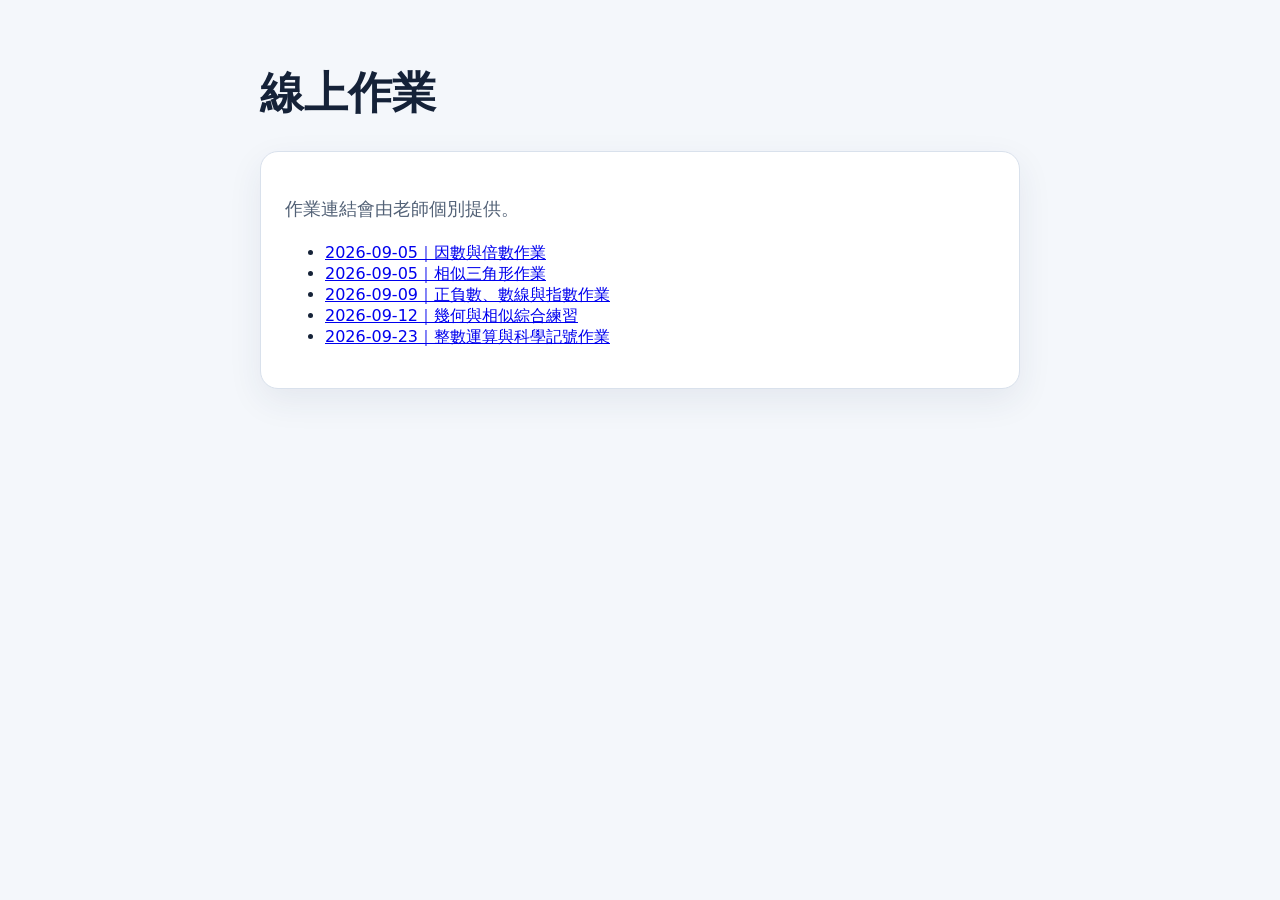
<file: index.html>
<!doctype html>
<html lang="zh-Hant">
<head>
  <meta charset="utf-8">
  <meta name="viewport" content="width=device-width, initial-scale=1">
  <meta name="robots" content="noindex, nofollow">
  <title>線上作業</title>
  <style>
    :root { color-scheme: light; font-family: system-ui, -apple-system, "Segoe UI", sans-serif; }
    body { margin: 0; background: #f4f7fb; color: #152238; }
    main { width: min(760px, calc(100% - 32px)); margin: 64px auto; }
    h1 { margin: 0 0 12px; font-size: clamp(28px, 6vw, 44px); }
    p { font-size: 18px; line-height: 1.7; color: #526176; }
    .card { margin-top: 28px; padding: 24px; border: 1px solid #d9e1ec; border-radius: 18px; background: white; box-shadow: 0 12px 34px rgba(34, 57, 88, .08); }
  </style>
</head>
<body>
  <main>
    <h1>線上作業</h1>
    <div class="card">
      <p>作業連結會由老師個別提供。</p>
      <!-- TUTORAI_ASSIGNMENT_LIST_START -->
      <ul>
        <li><a href="assignments/20260905-00f4c030/">2026-09-05｜因數與倍數作業</a></li>
        <li><a href="assignments/20260905-73abec39/">2026-09-05｜相似三角形作業</a></li>
        <li><a href="assignments/20260909-cd53a3ad/">2026-09-09｜正負數、數線與指數作業</a></li>
        <li><a href="assignments/20260912-e656c0df/">2026-09-12｜幾何與相似綜合練習</a></li>
        <li><a href="assignments/20260923-4756e288/">2026-09-23｜整數運算與科學記號作業</a></li>
      </ul>
      <!-- TUTORAI_ASSIGNMENT_LIST_END -->
    </div>
  </main>
</body>
</html>
</file>
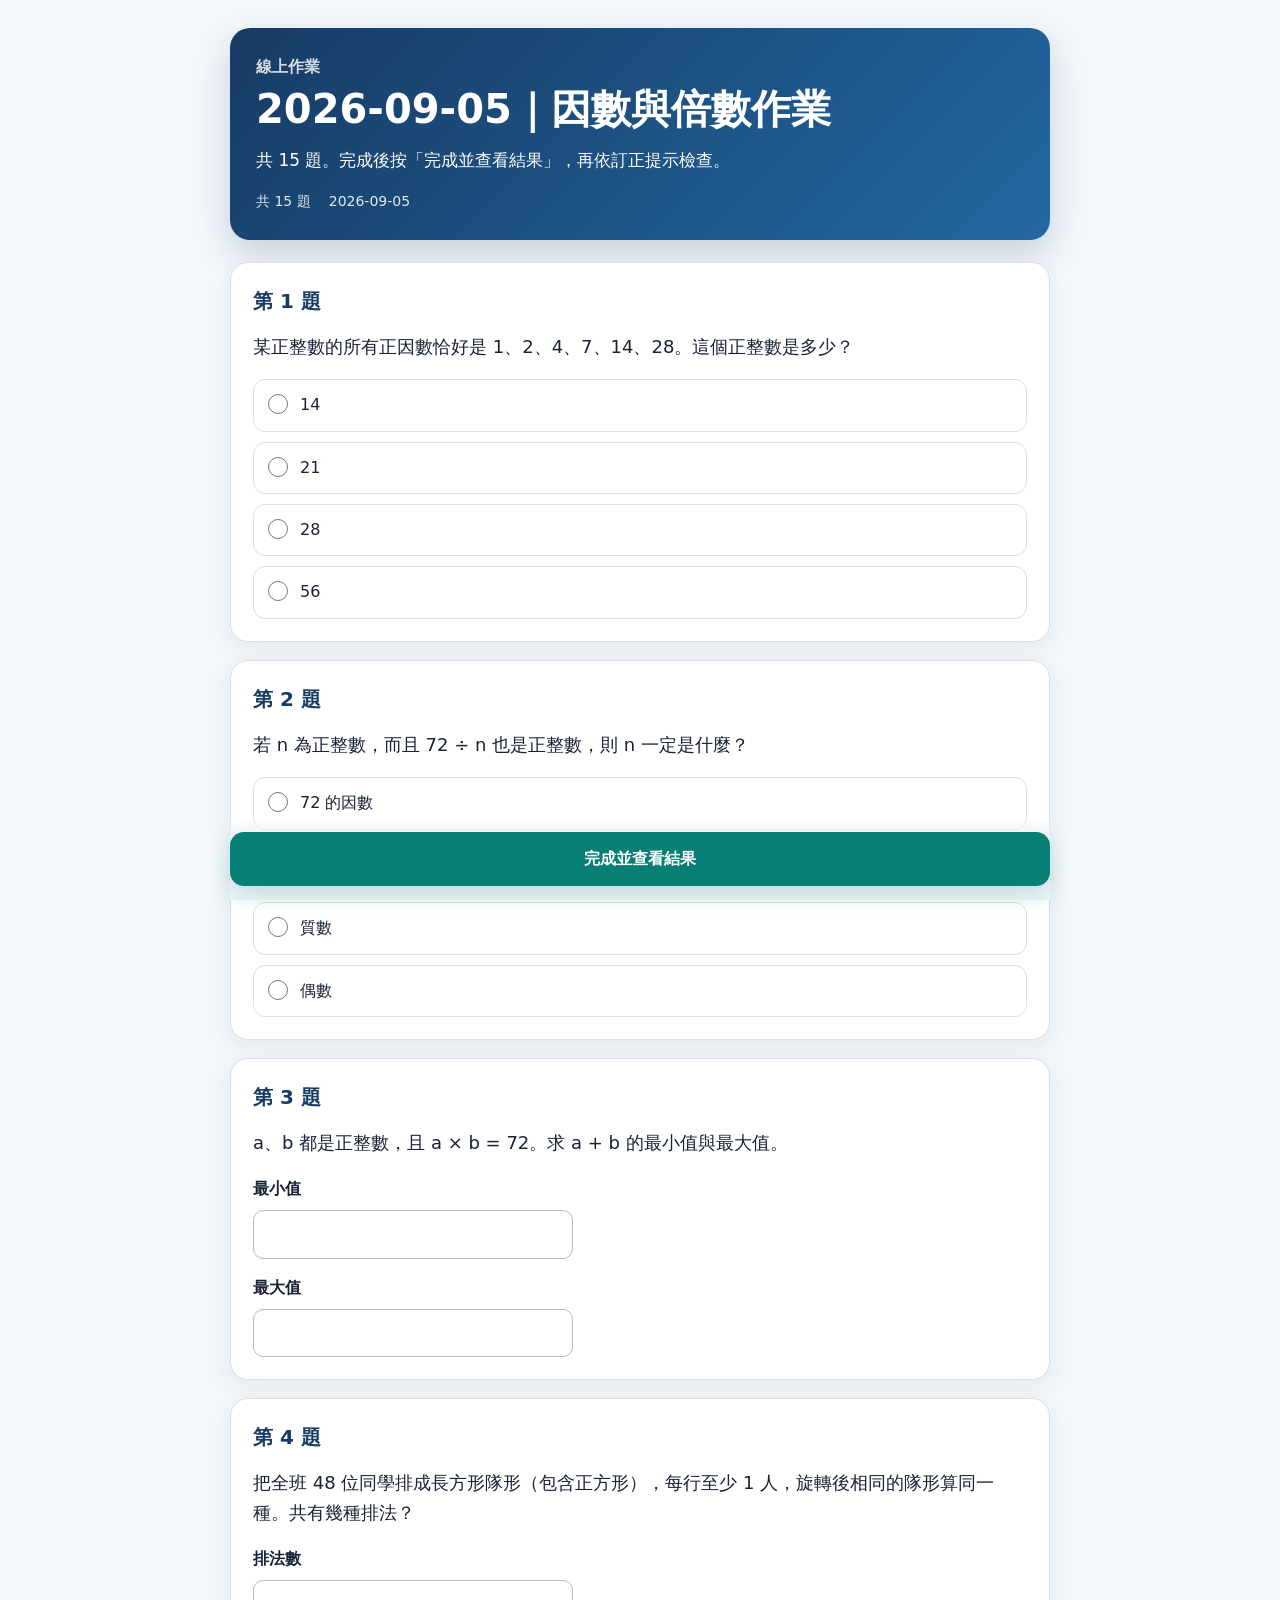
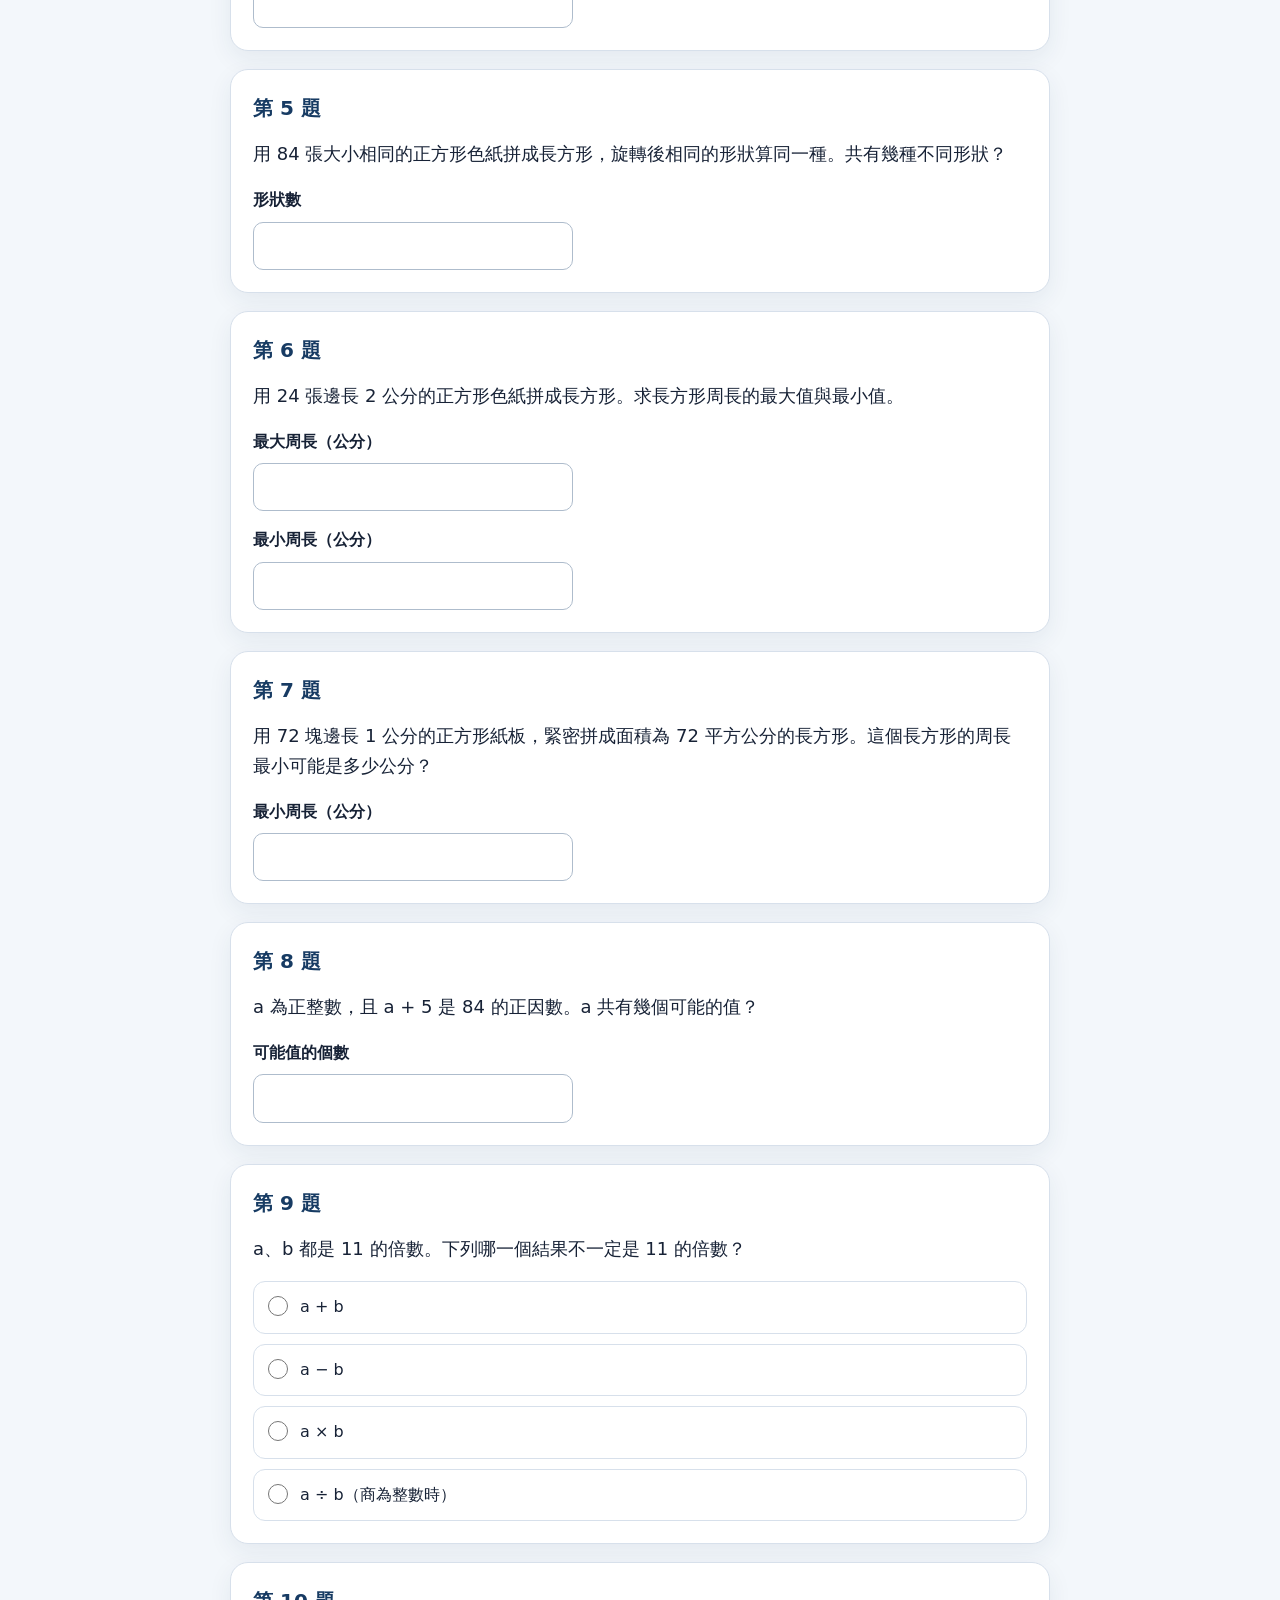
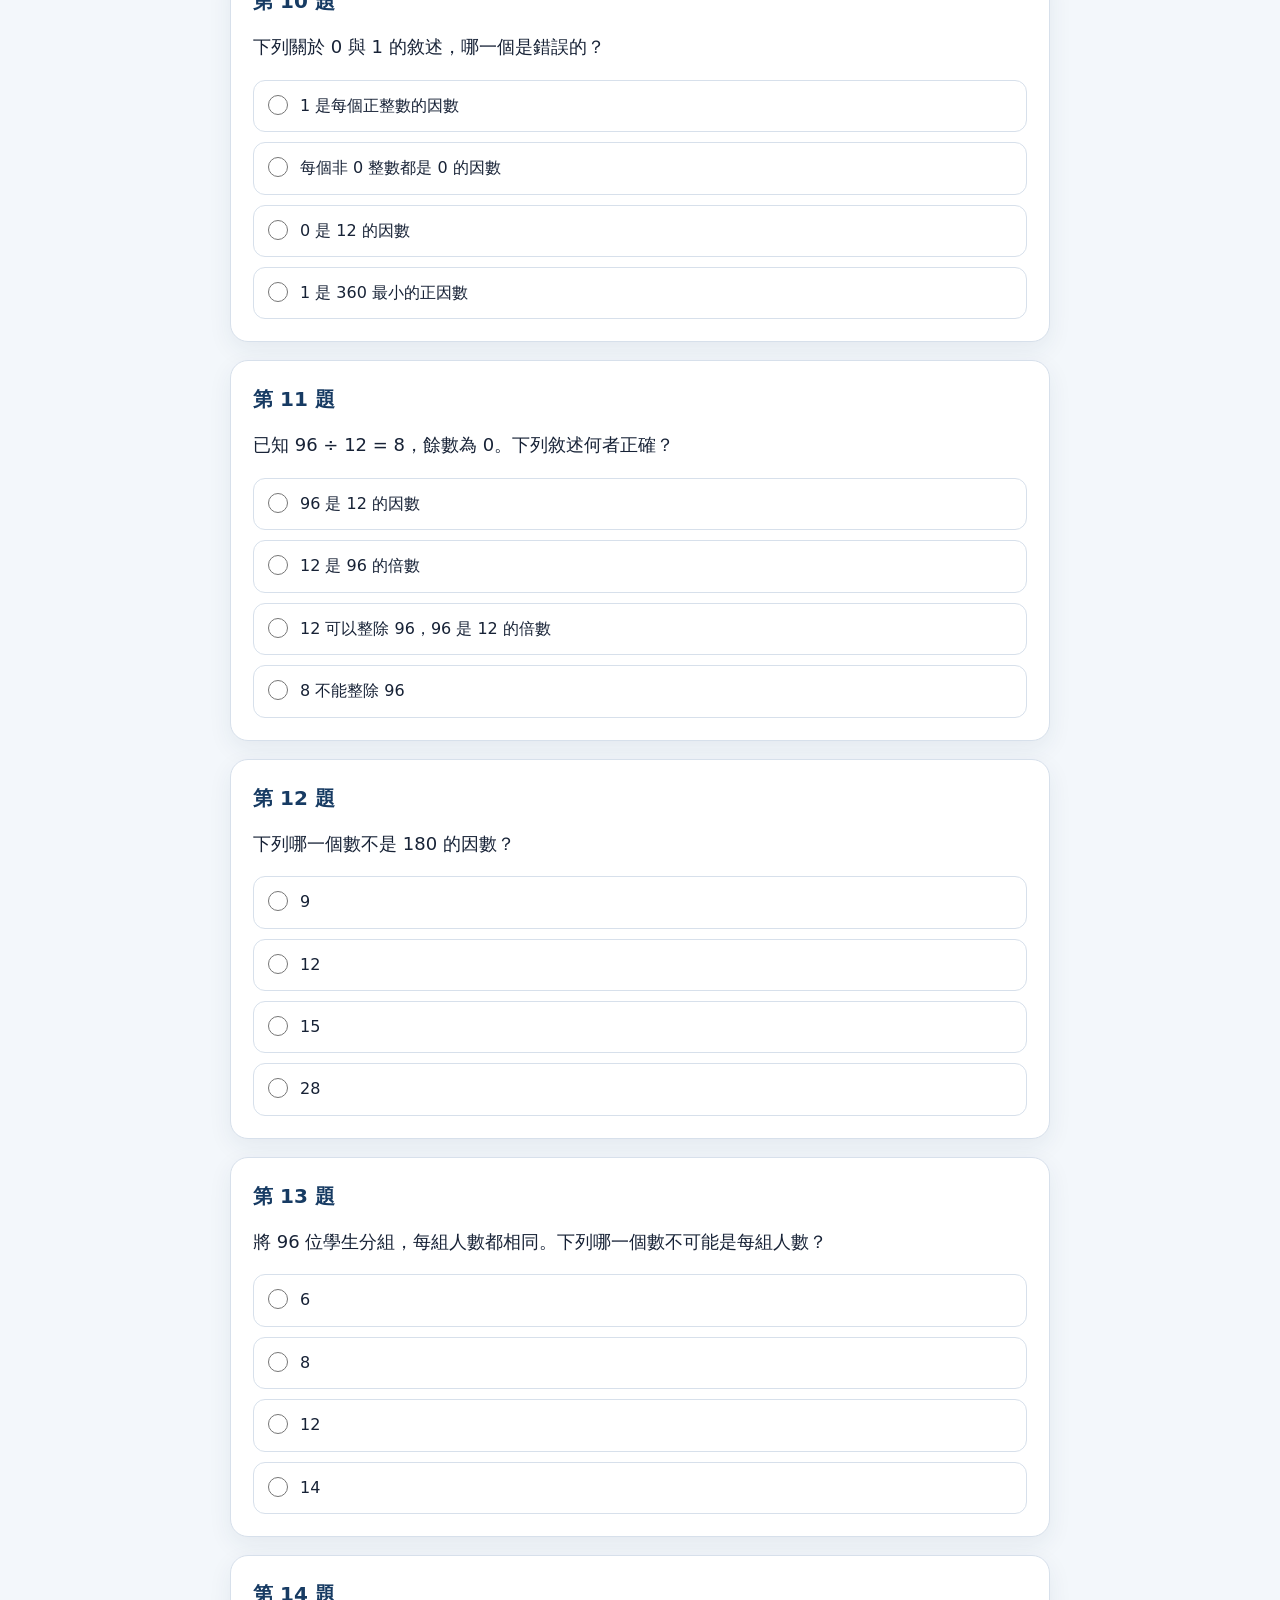
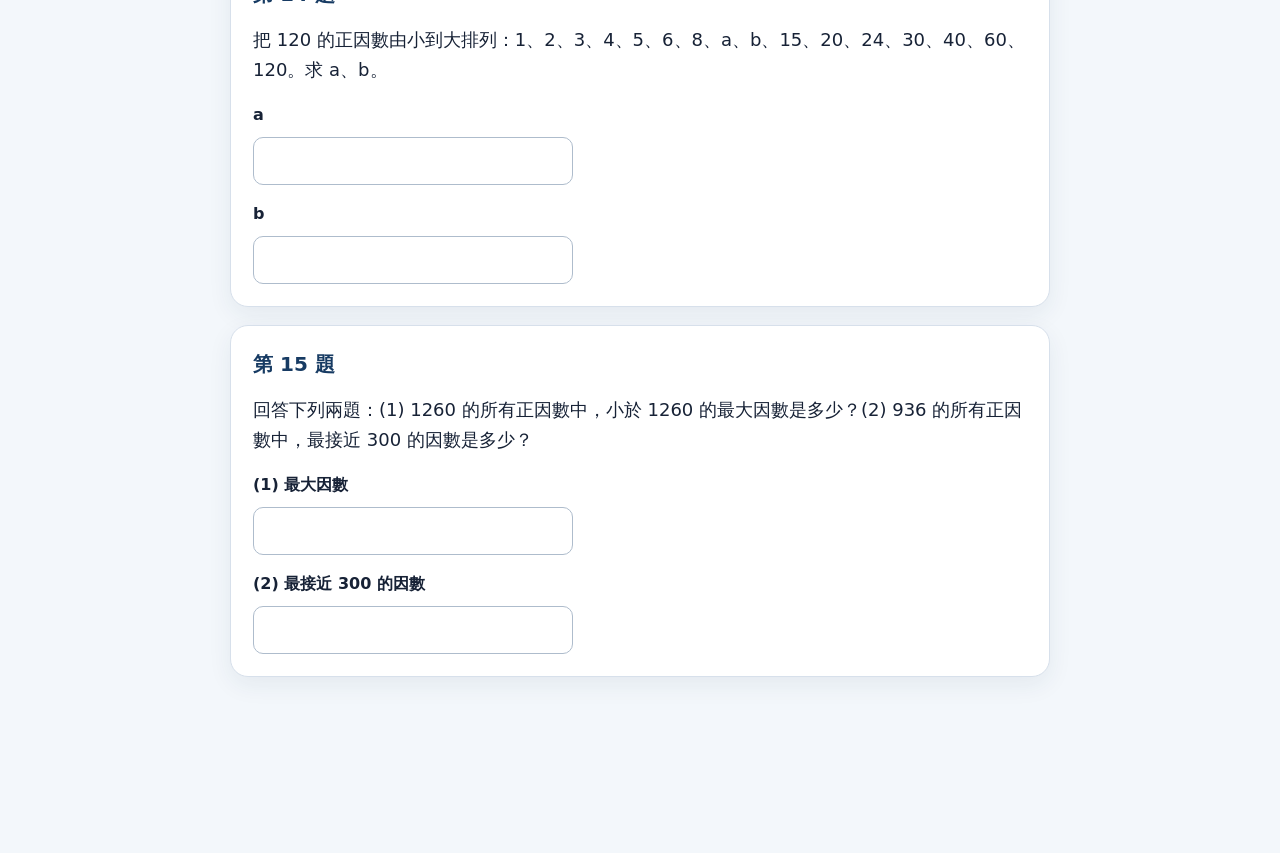
<file: assignments/20260905-00f4c030/index.html>
<!doctype html>
<html lang="zh-Hant">
<head>
  <meta charset="utf-8">
  <meta name="viewport" content="width=device-width, initial-scale=1">
  <meta name="robots" content="noindex, nofollow">
  <title>2026-09-05｜因數與倍數作業</title>
  <link rel="stylesheet" href="assets/quiz.css">
</head>
<body>
  <div id="quiz-root"></div>
  <script src="assignment-data.js"></script>
  <script src="assets/quiz-runtime.js"></script>
</body>
</html>
</file>
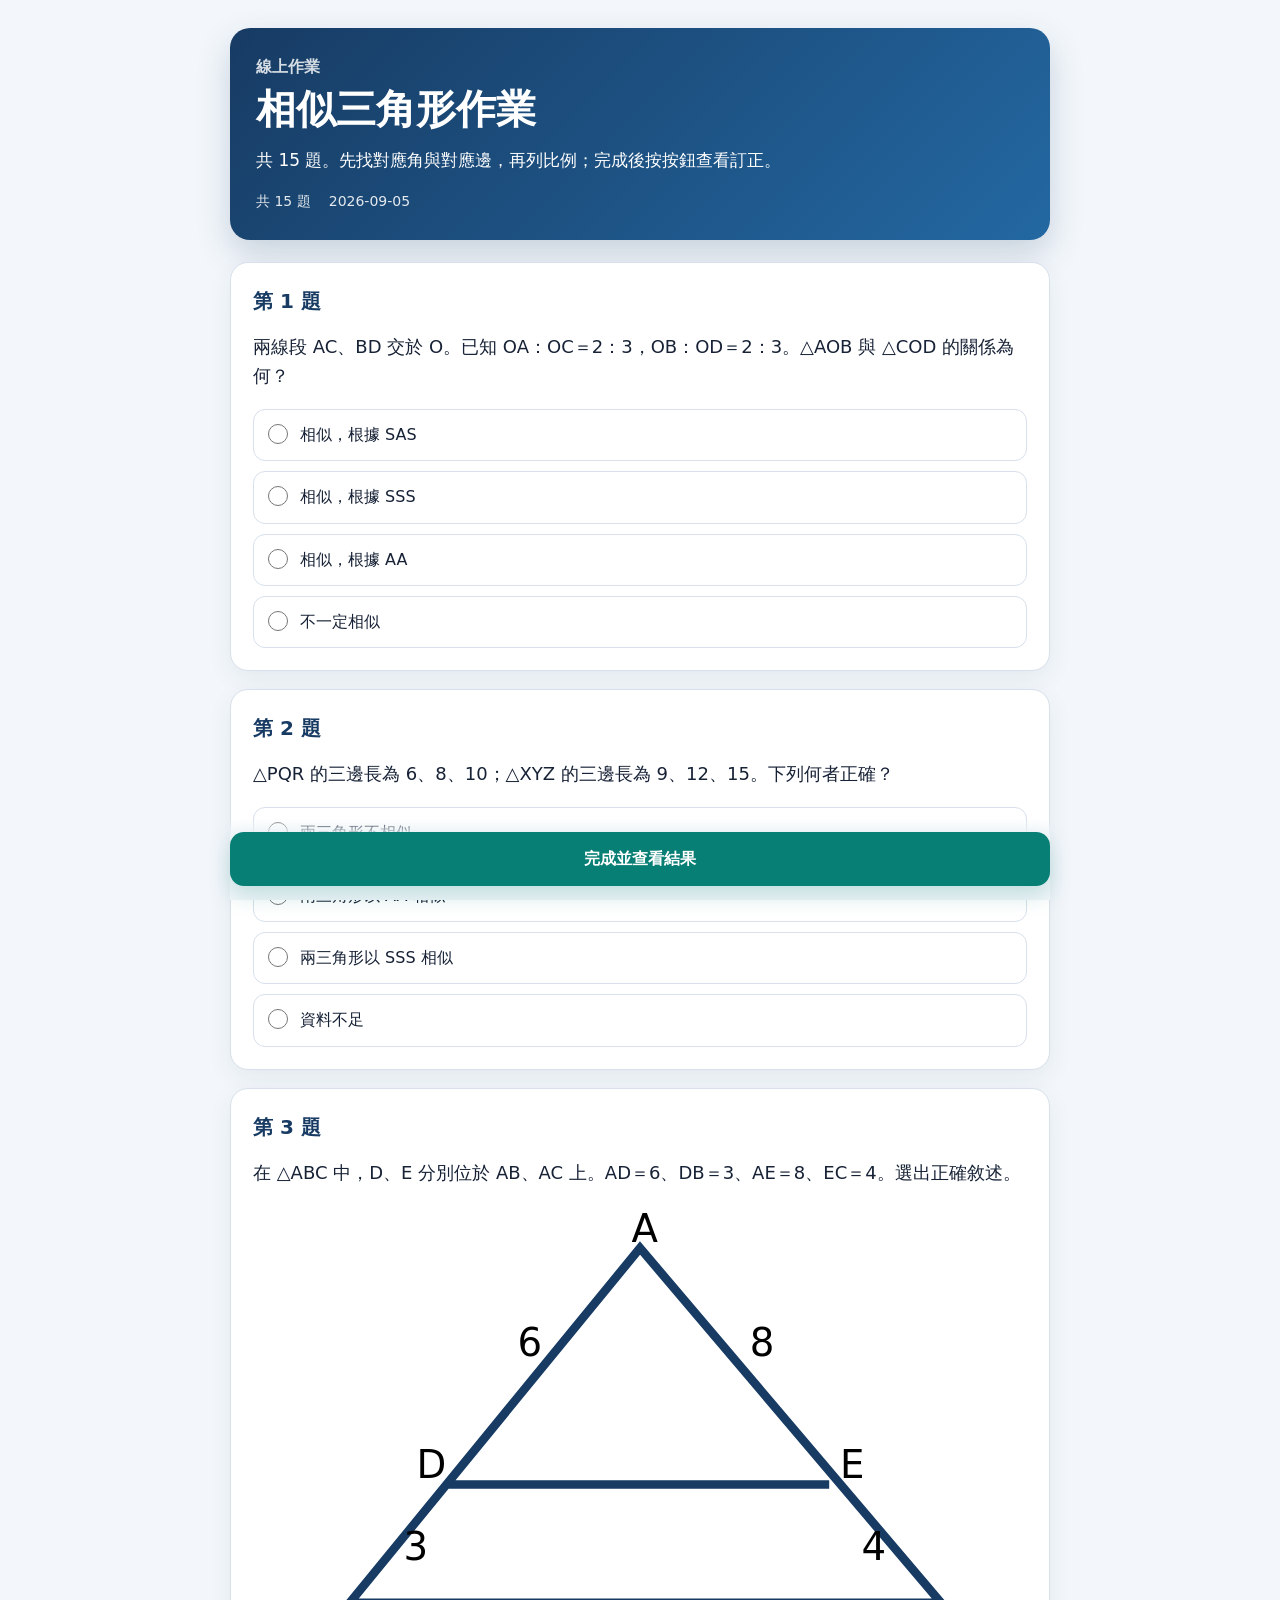
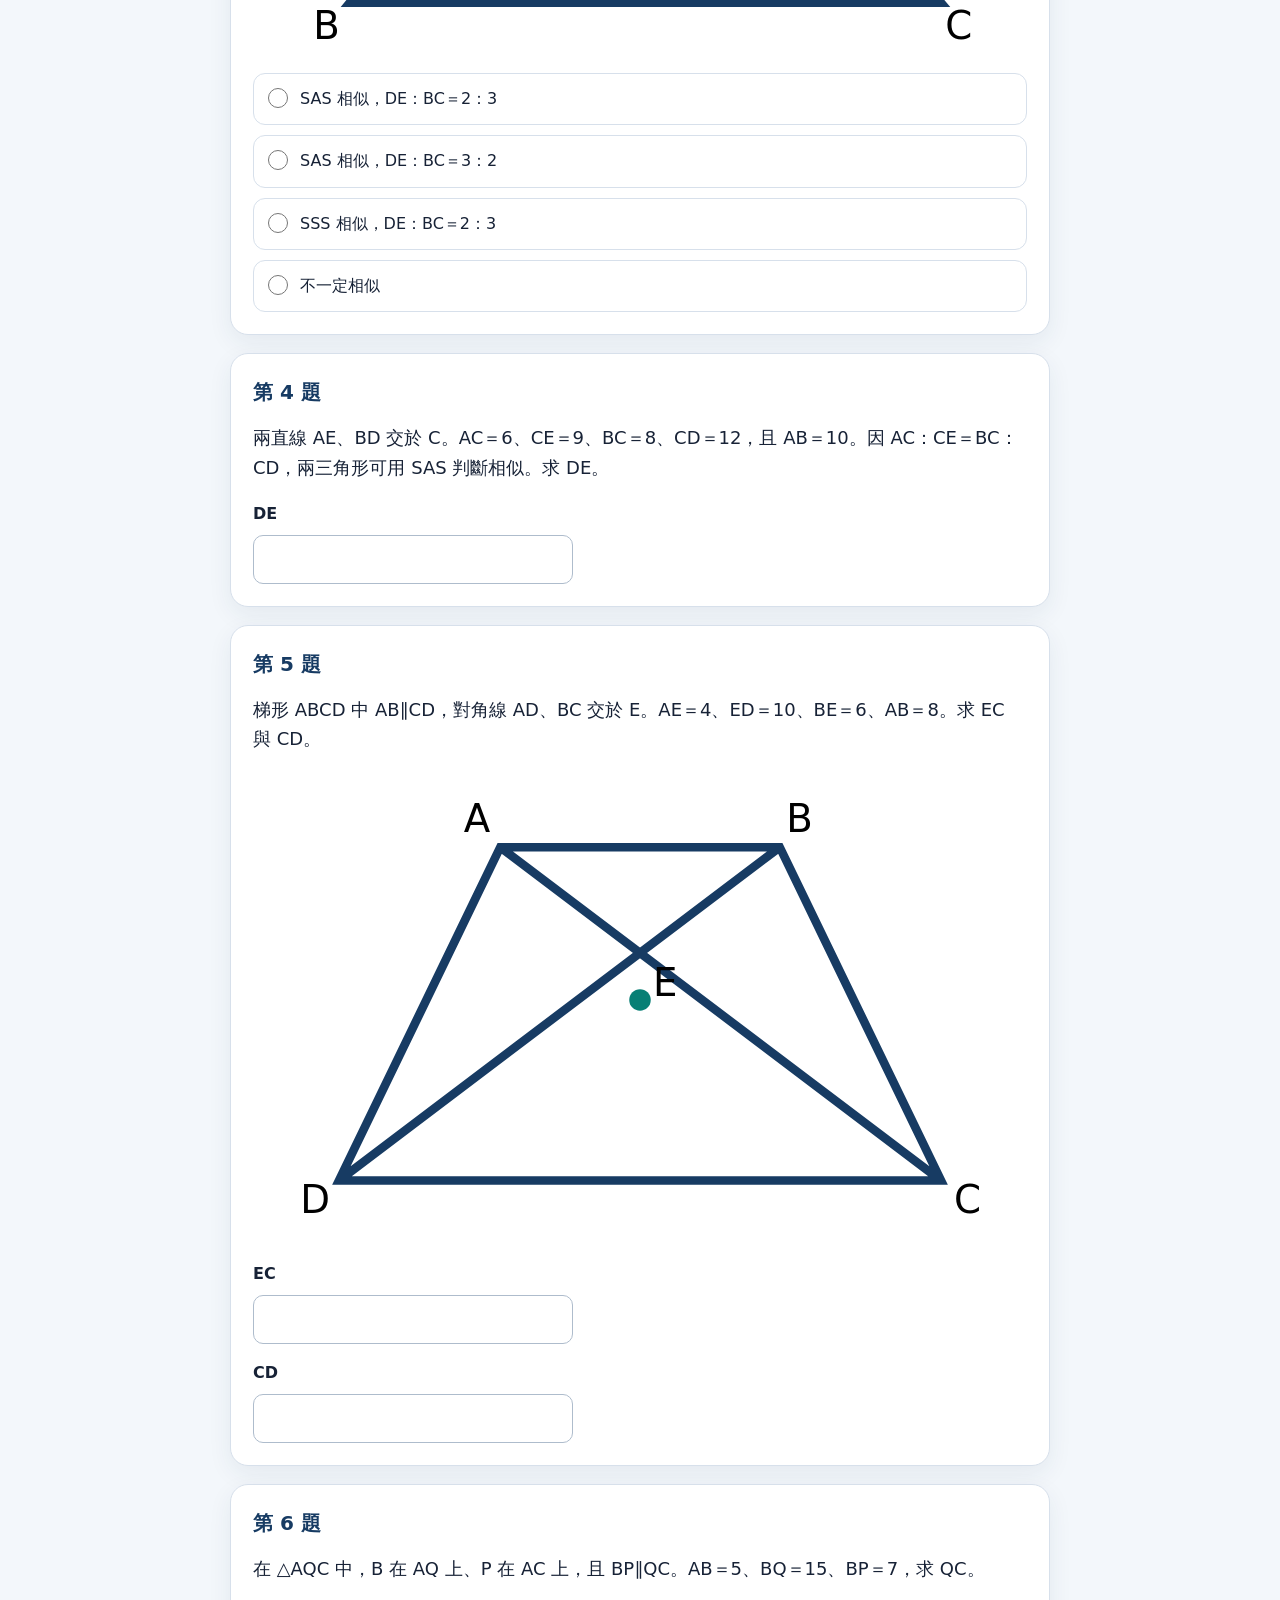
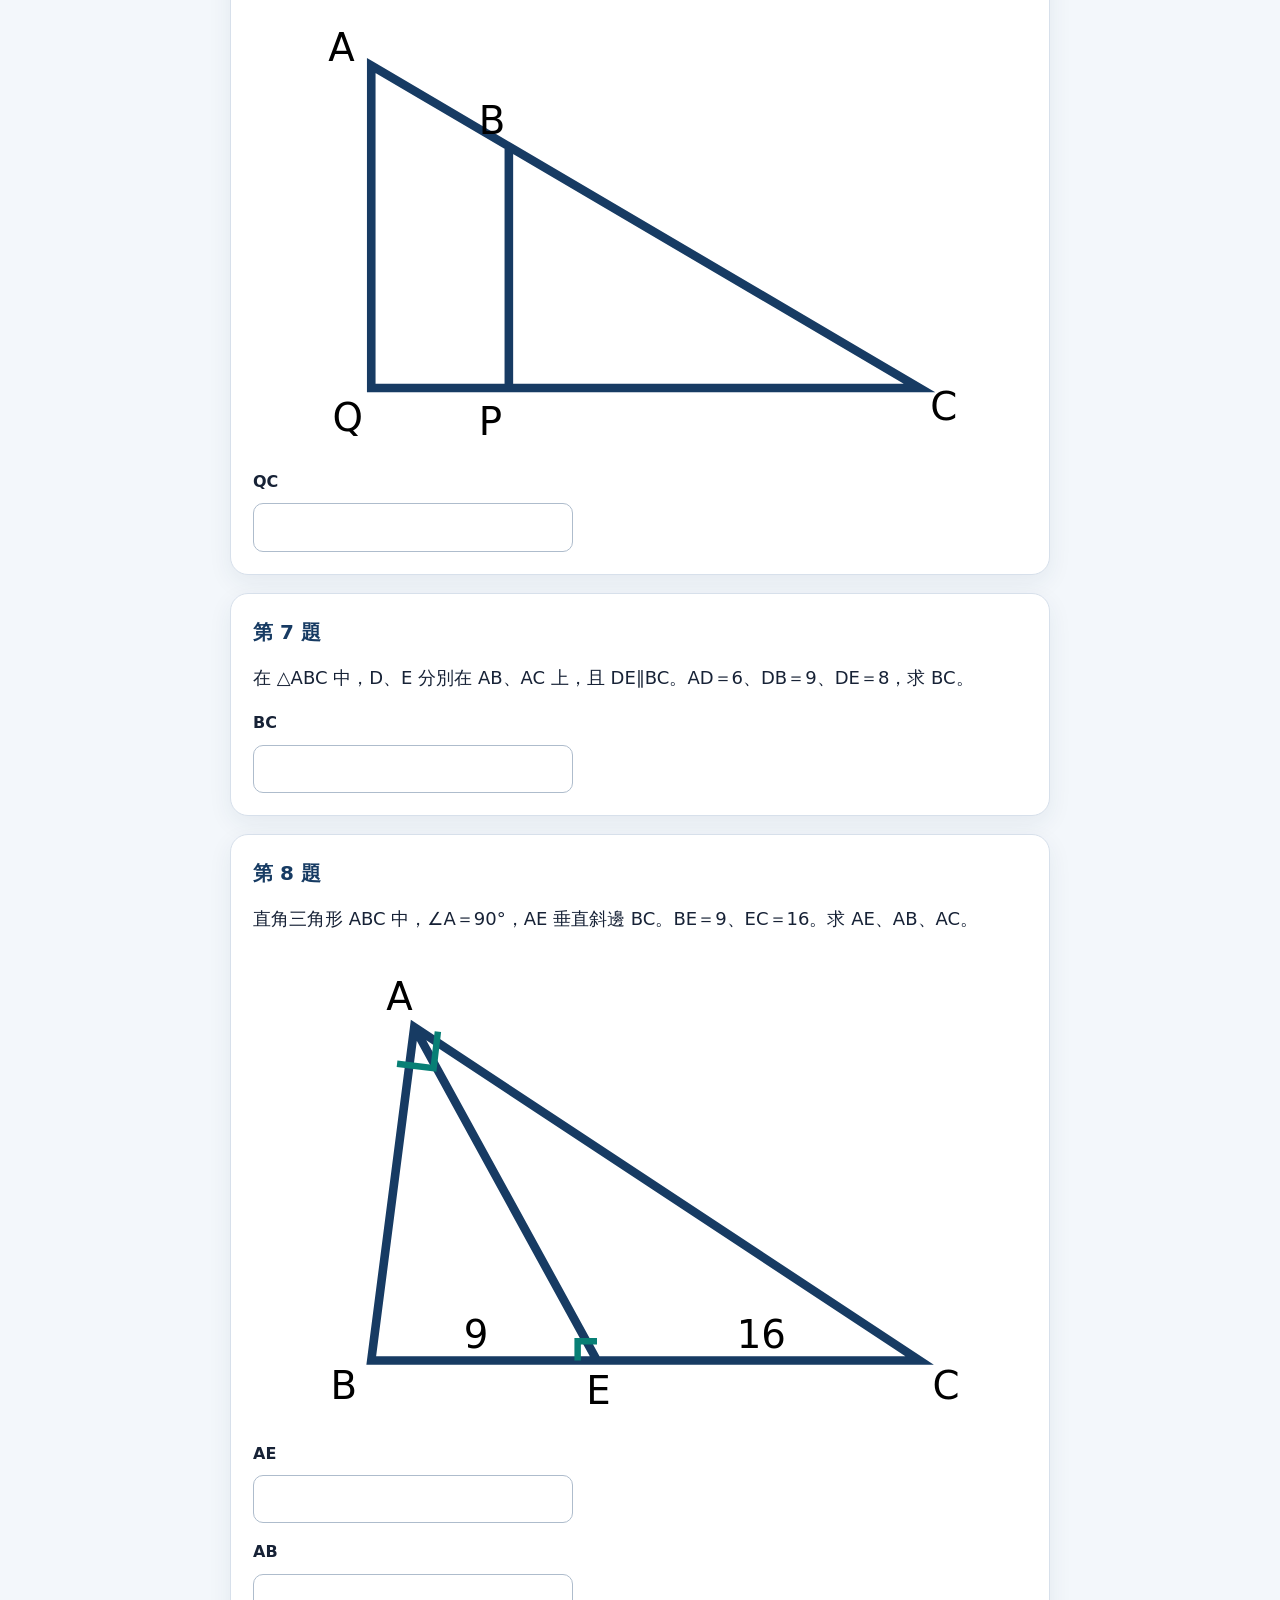
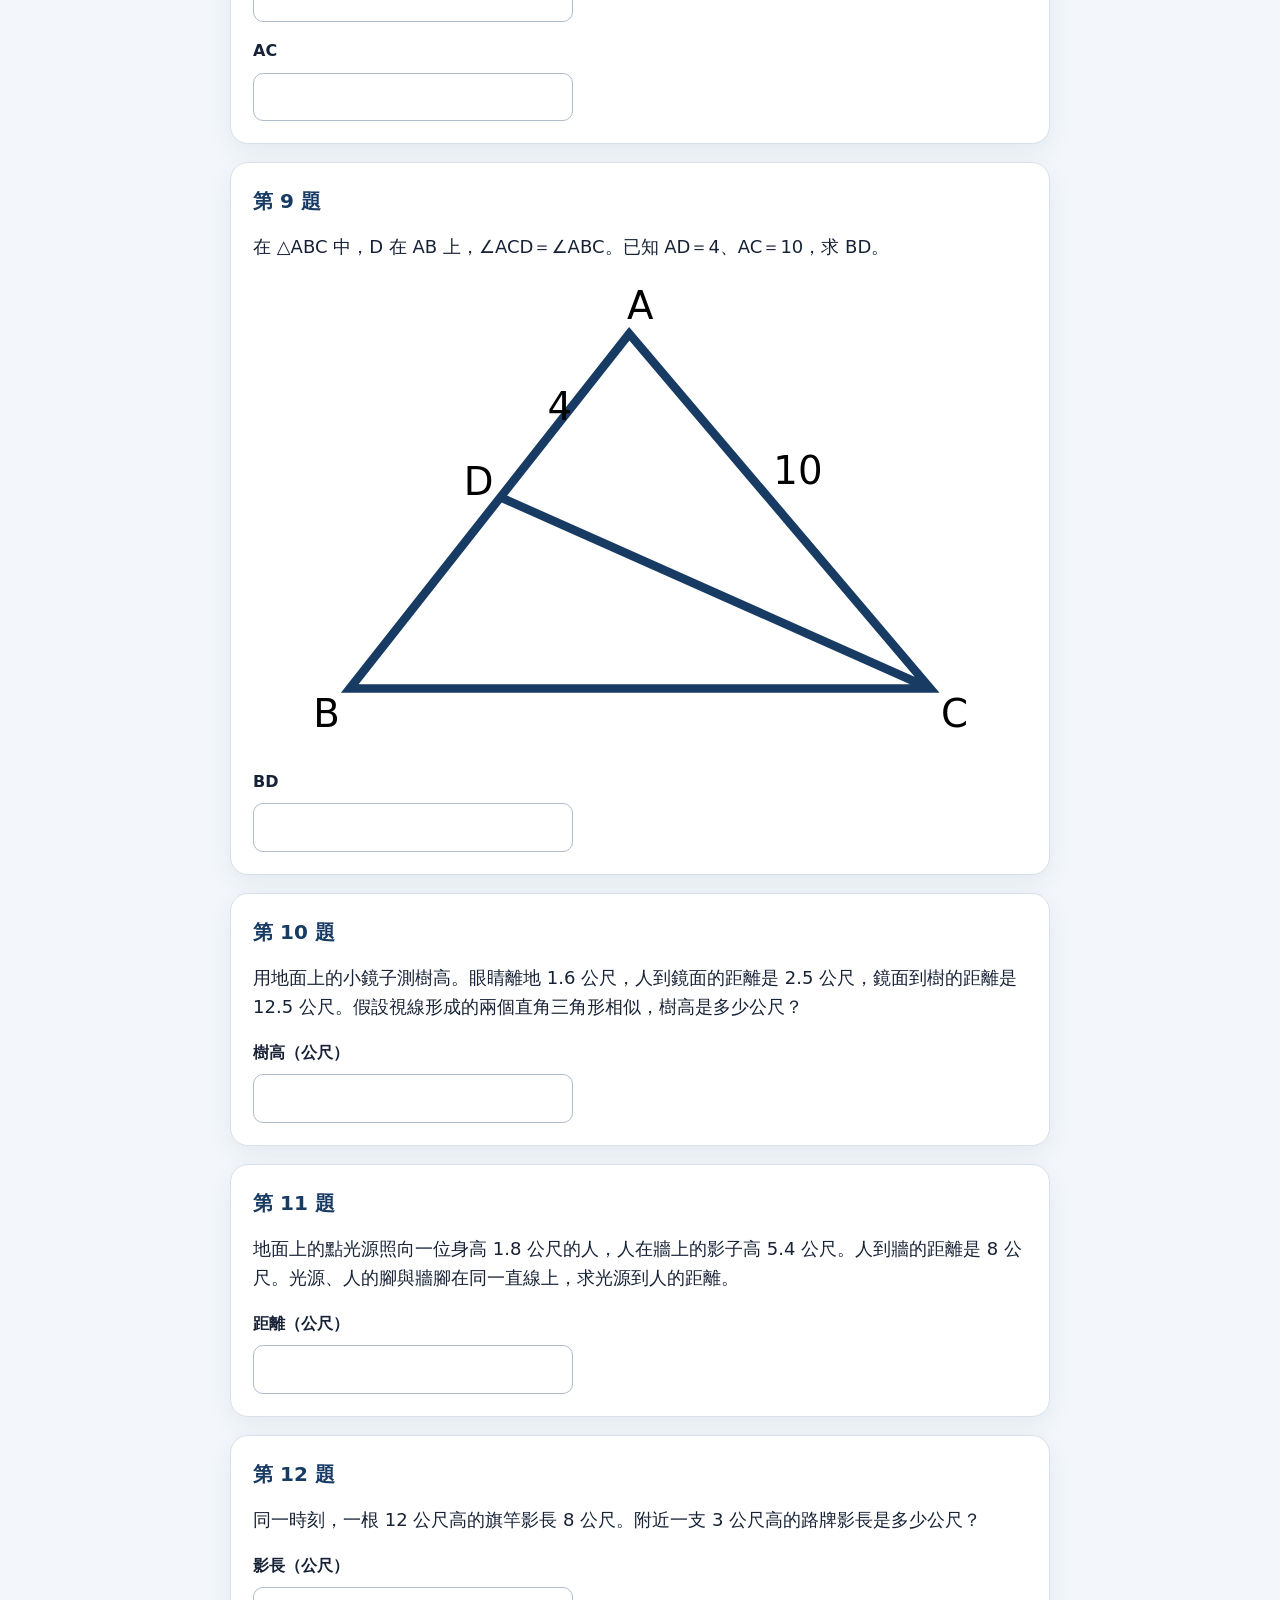
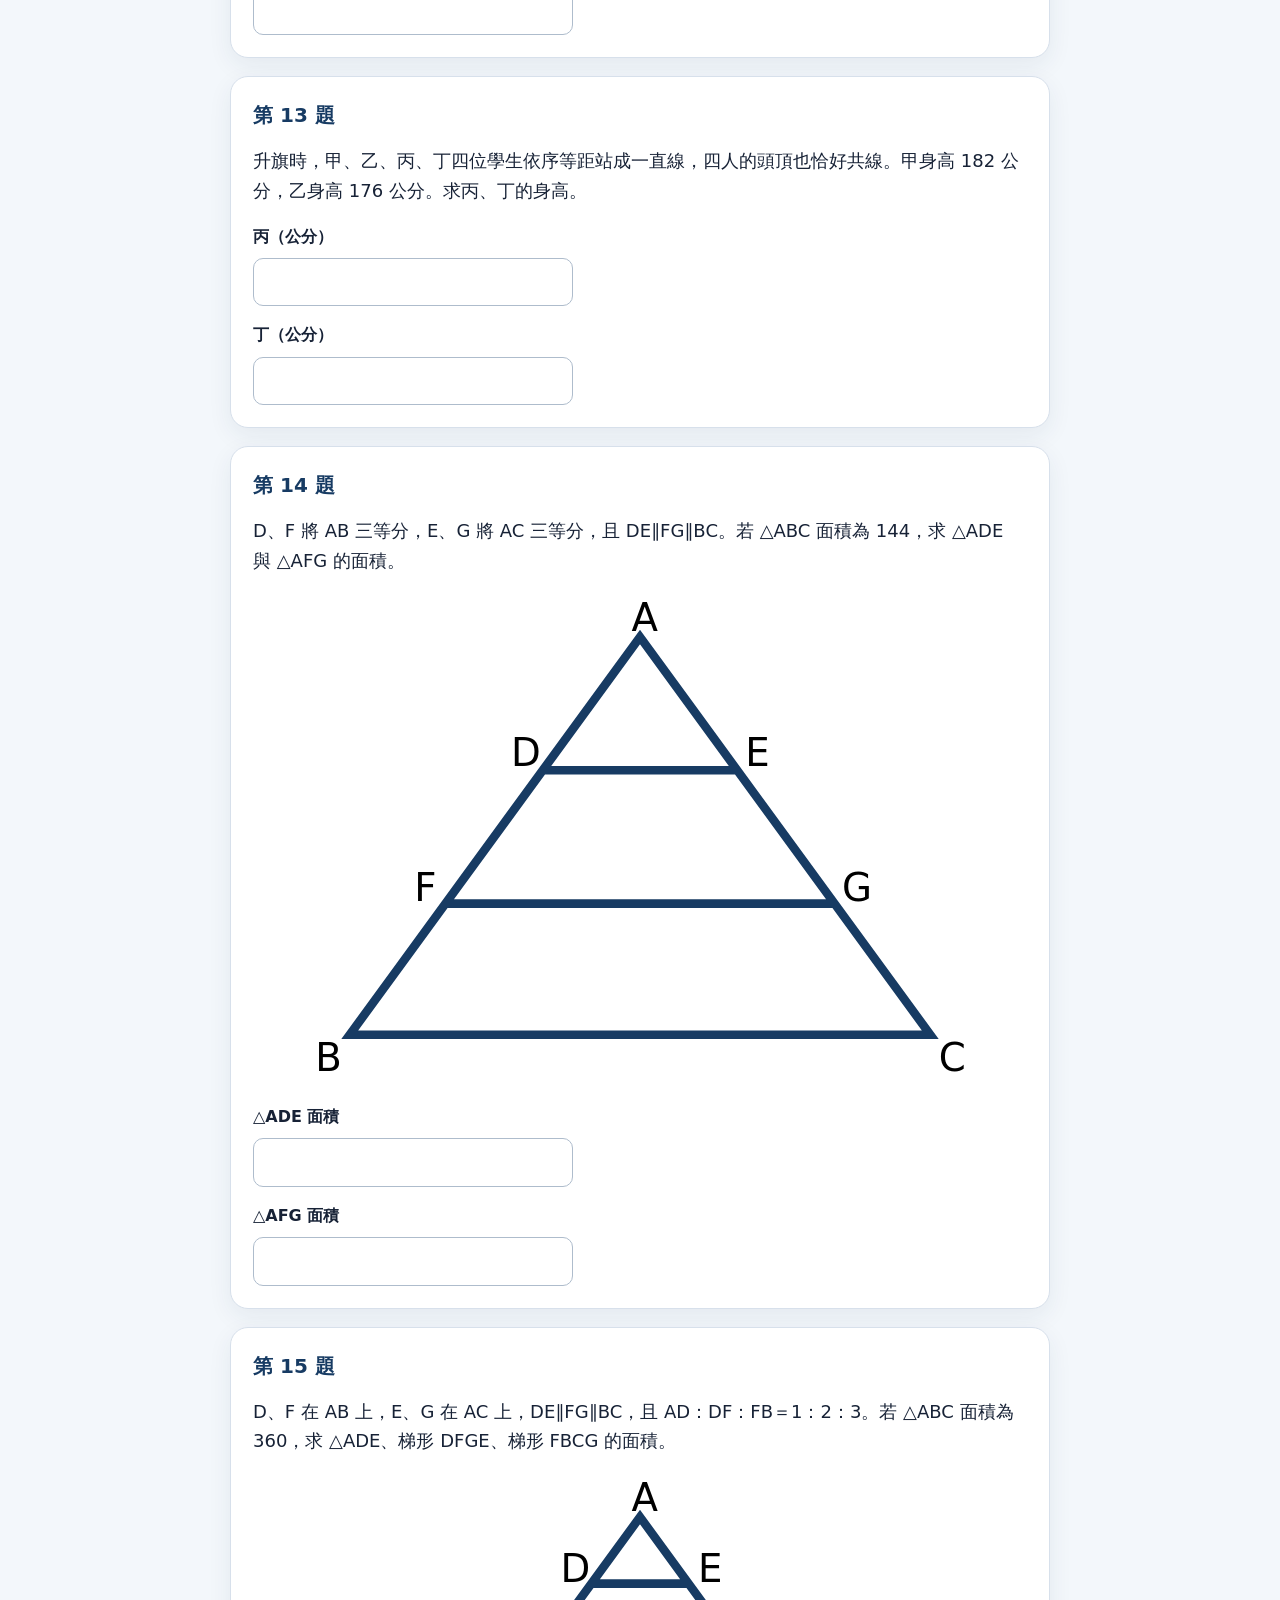
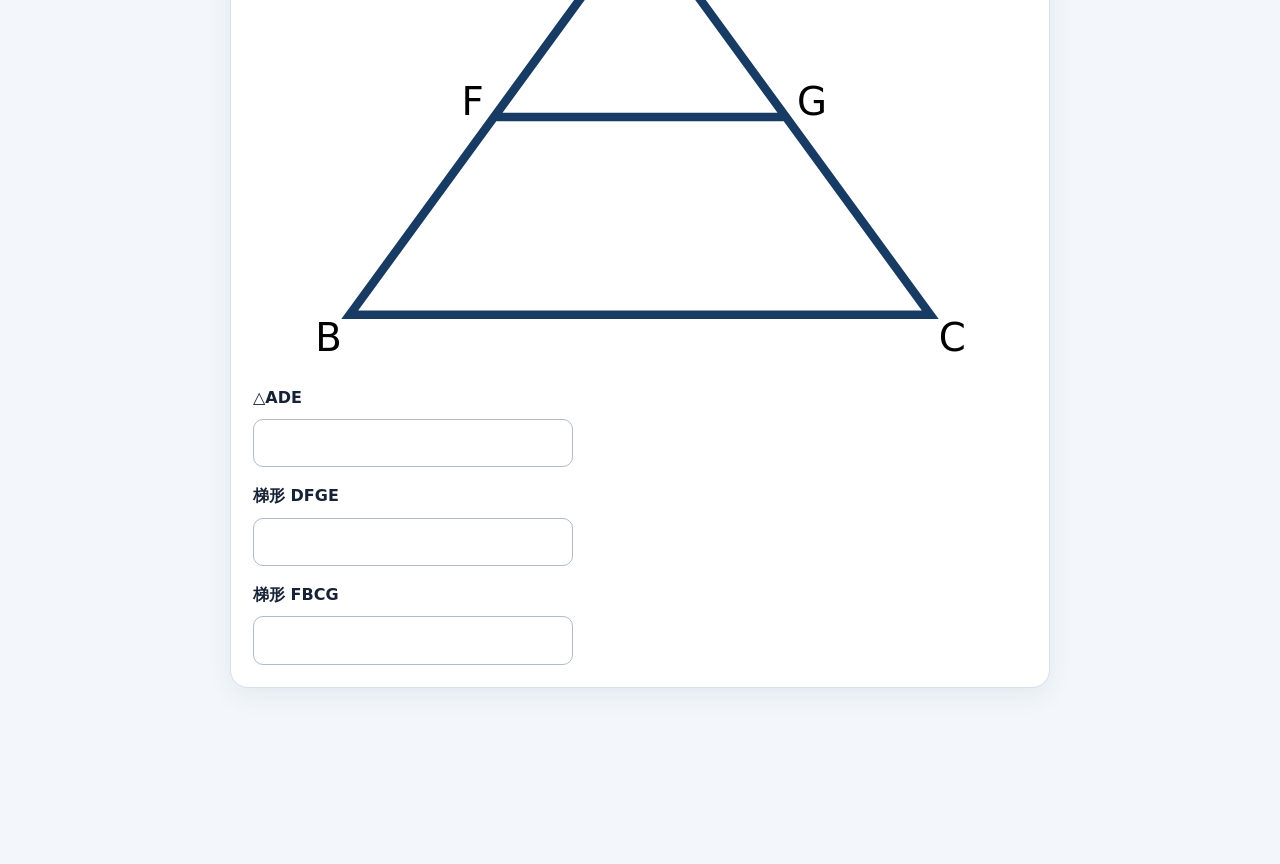
<file: assignments/20260905-73abec39/index.html>
<!doctype html>
<html lang="zh-Hant">
<head>
  <meta charset="utf-8">
  <meta name="viewport" content="width=device-width, initial-scale=1">
  <meta name="robots" content="noindex, nofollow">
  <title>相似三角形作業｜2026-09-05</title>
  <link rel="stylesheet" href="assets/quiz.css">
</head>
<body>
  <div id="quiz-root"></div>
  <script src="assignment-data.js"></script>
  <script src="assets/quiz-runtime.js"></script>
</body>
</html>
</file>
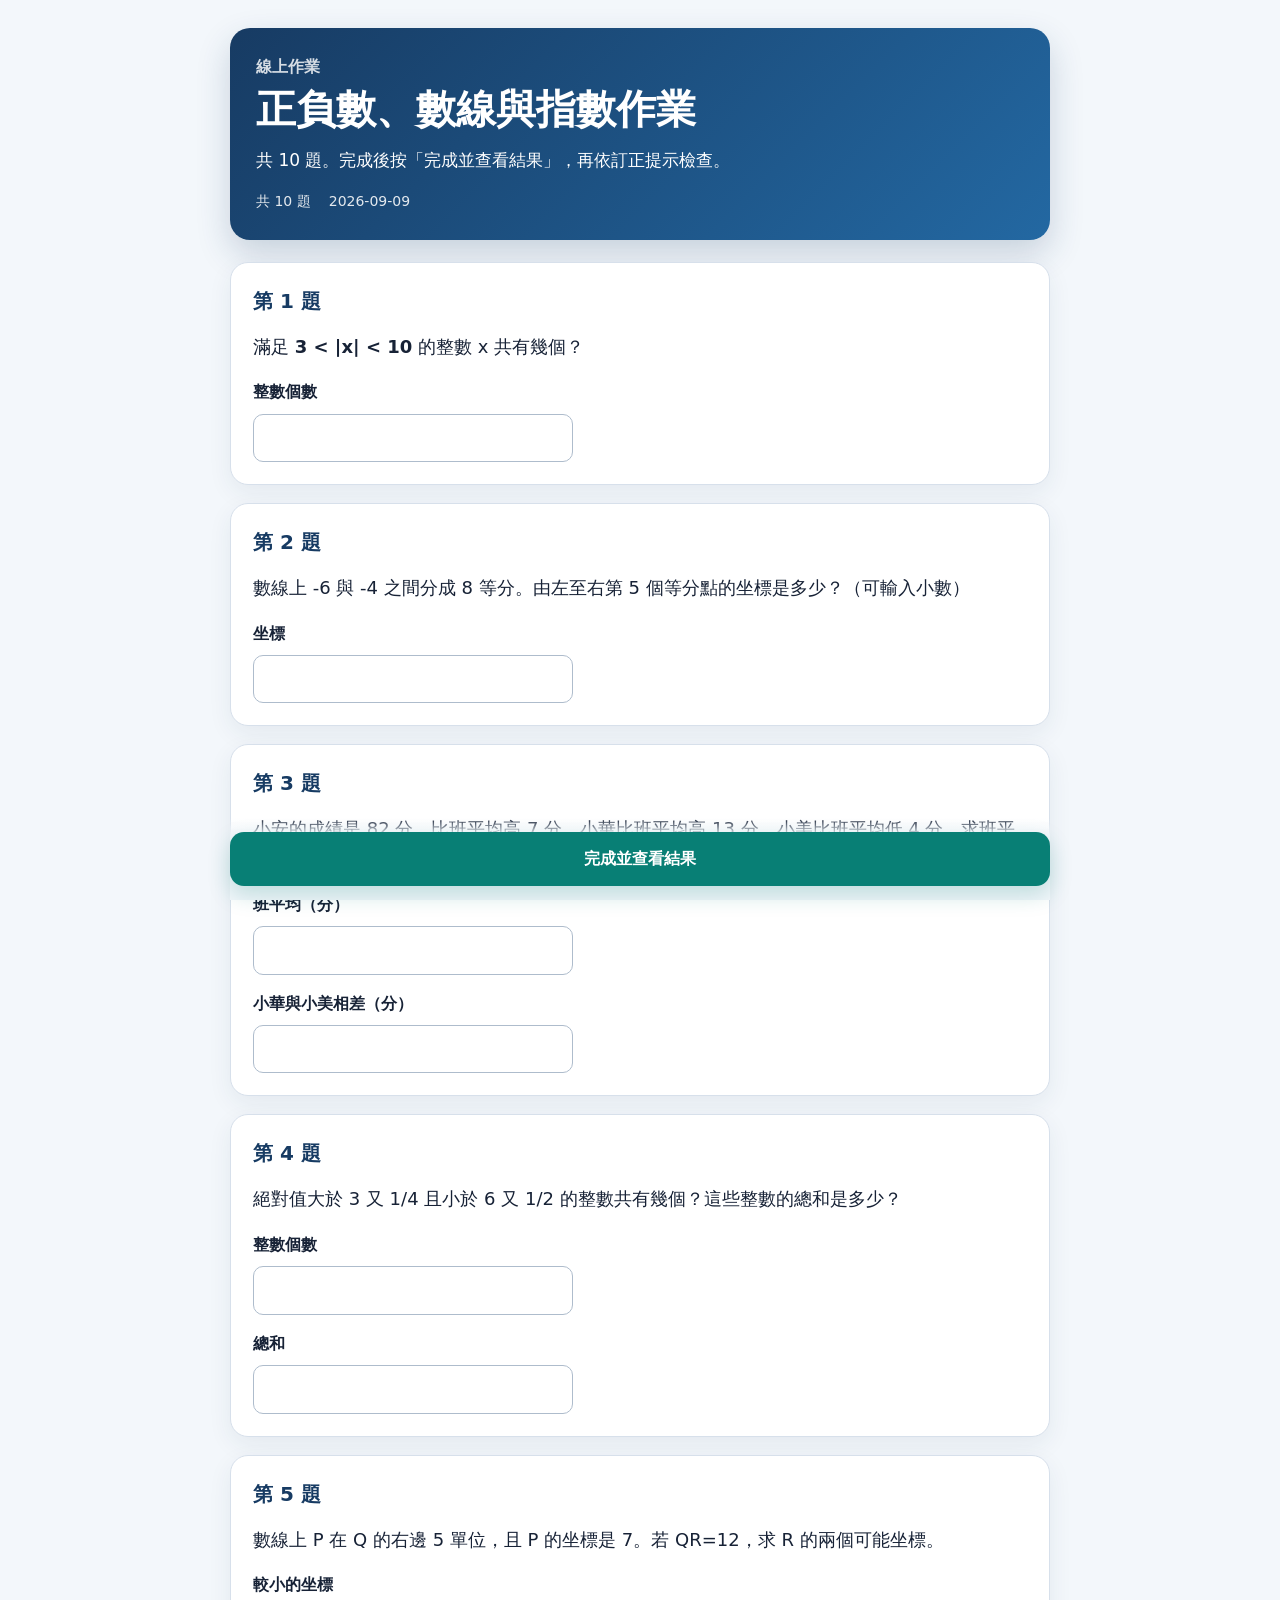
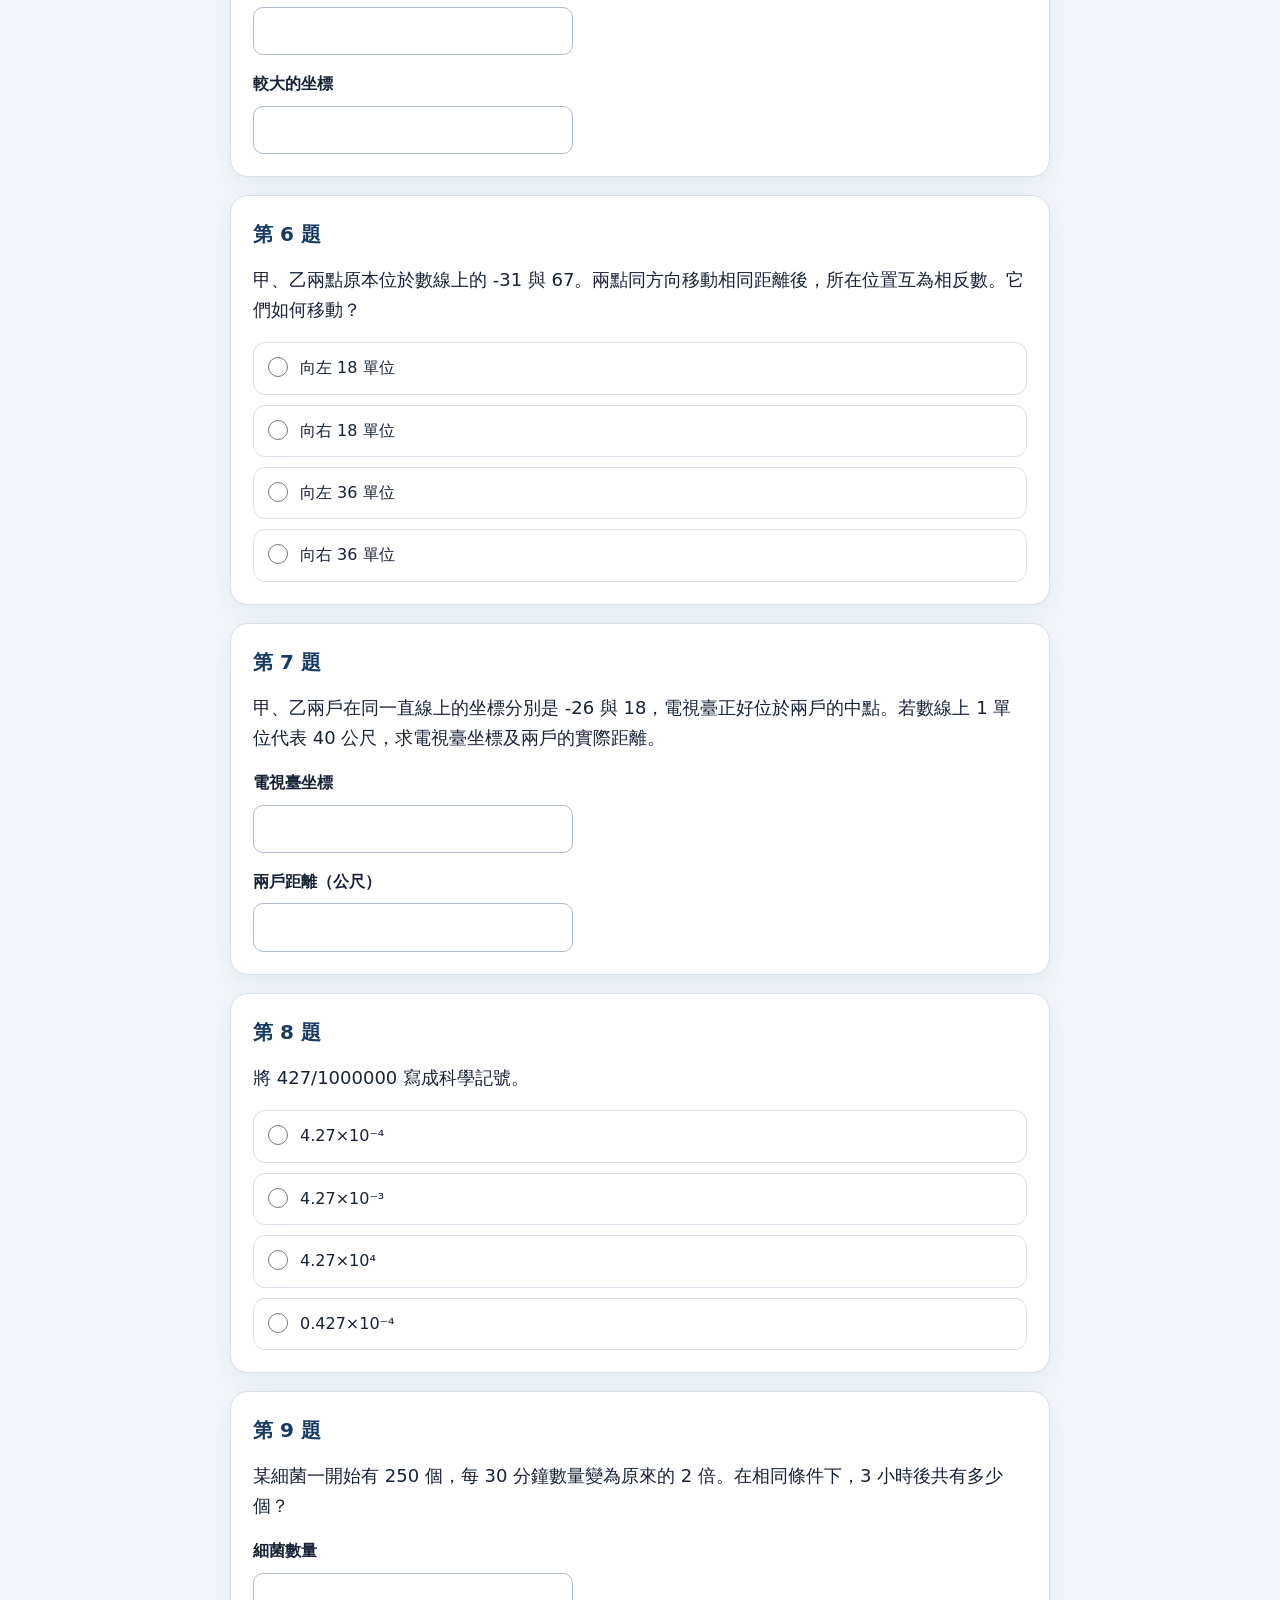
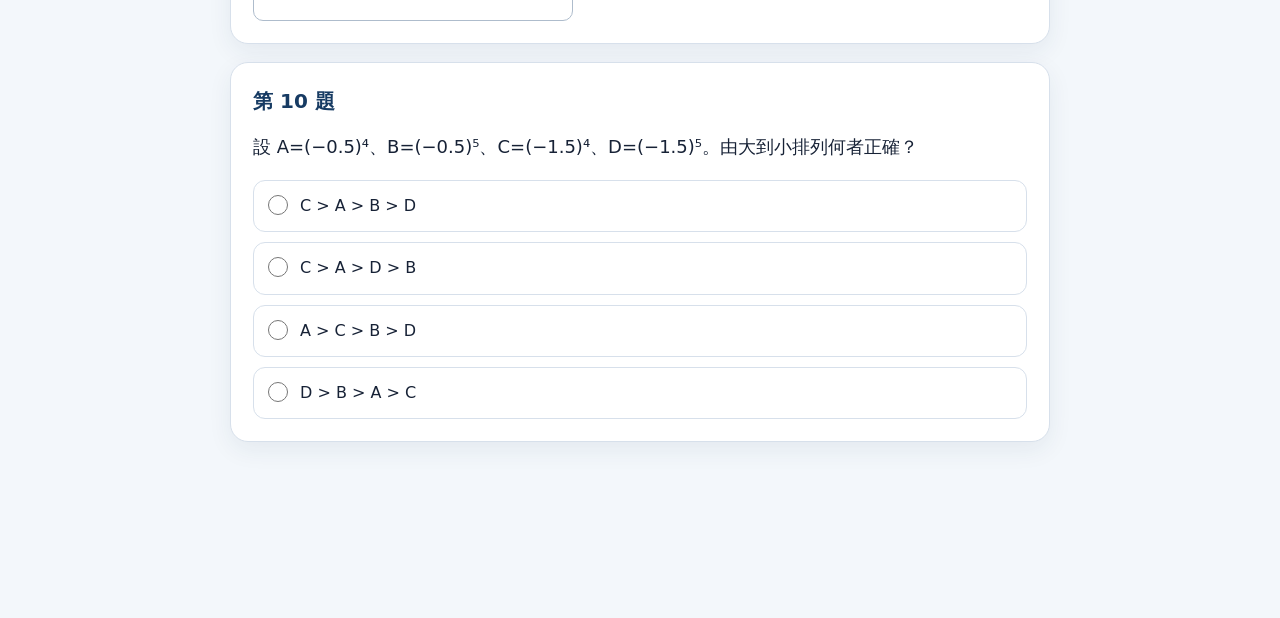
<file: assignments/20260909-cd53a3ad/index.html>
<!doctype html>
<html lang="zh-Hant">
<head>
  <meta charset="utf-8">
  <meta name="viewport" content="width=device-width, initial-scale=1">
  <meta name="robots" content="noindex, nofollow">
  <title>正負數、數線與指數作業</title>
  <link rel="stylesheet" href="assets/quiz.css">
</head>
<body>
  <div id="quiz-root"></div>
  <script src="assignment-data.js"></script>
  <script src="assets/quiz-runtime.js"></script>
</body>
</html>
</file>
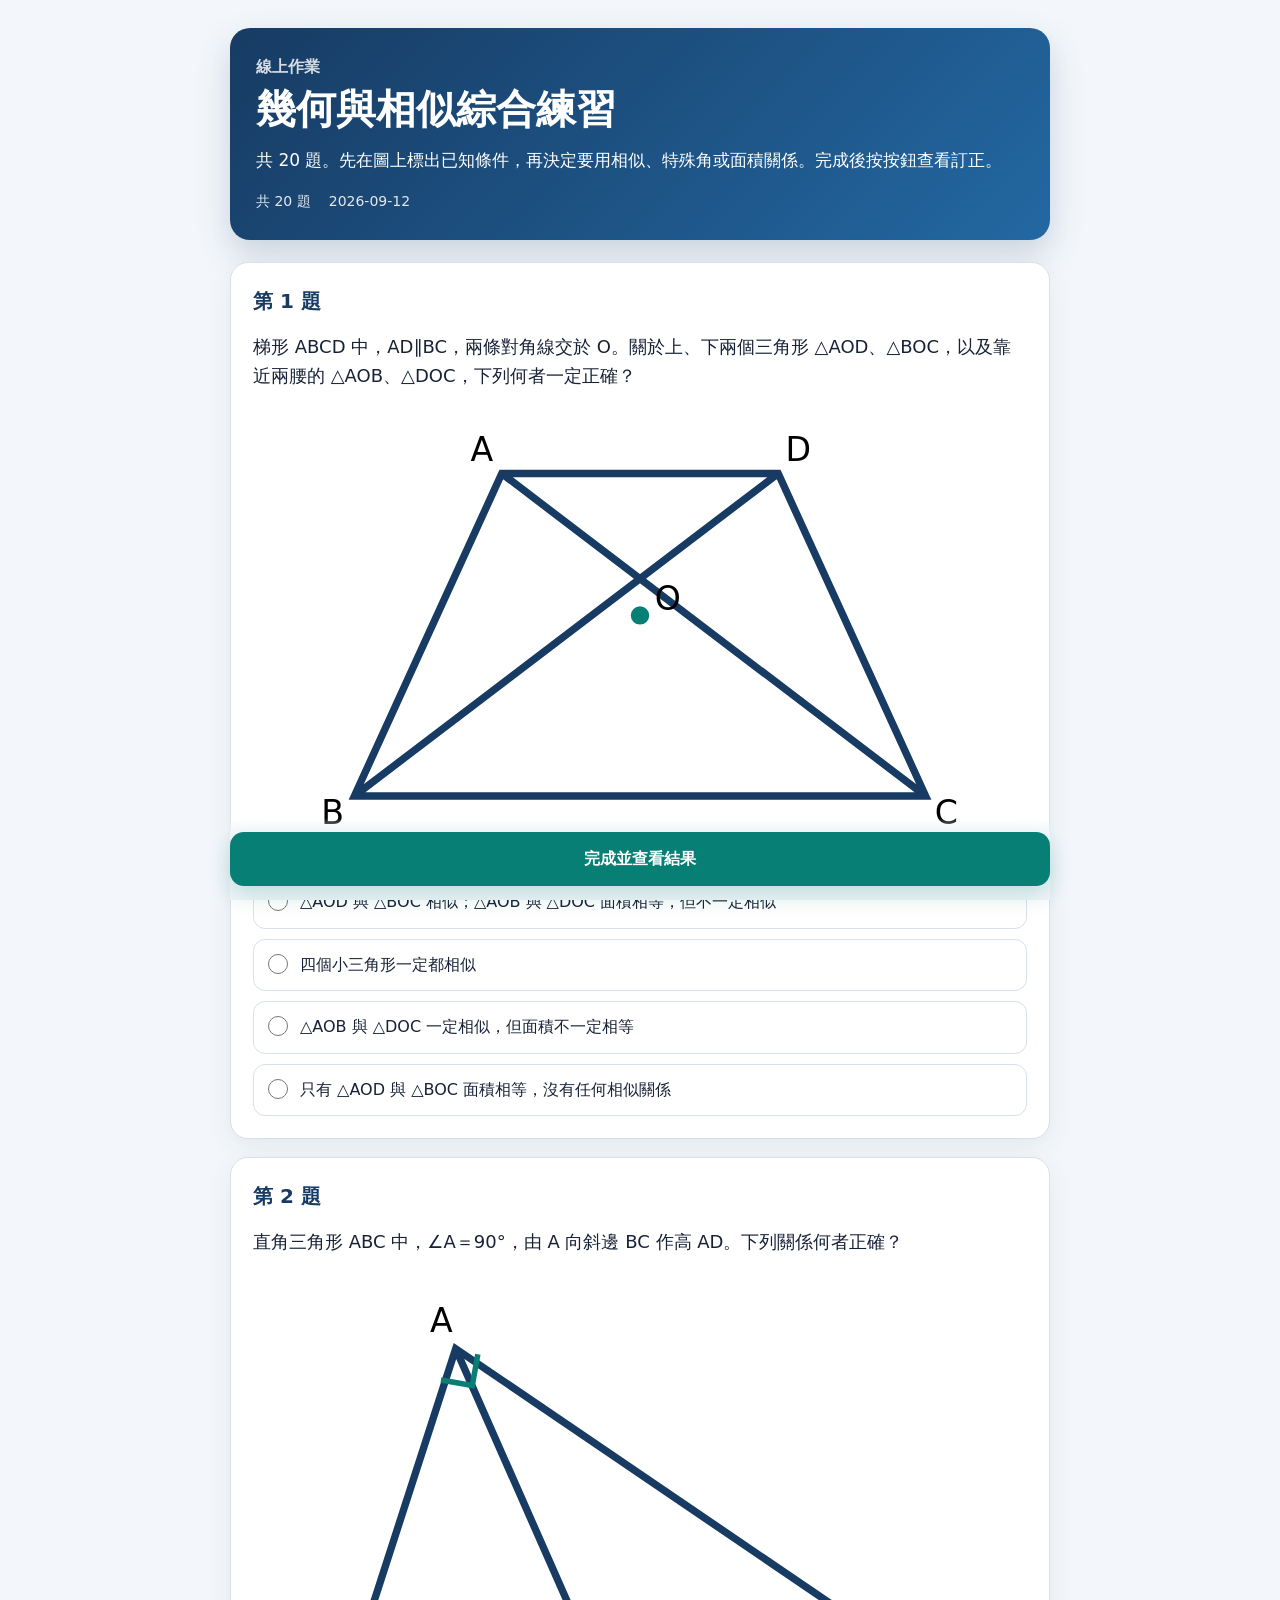
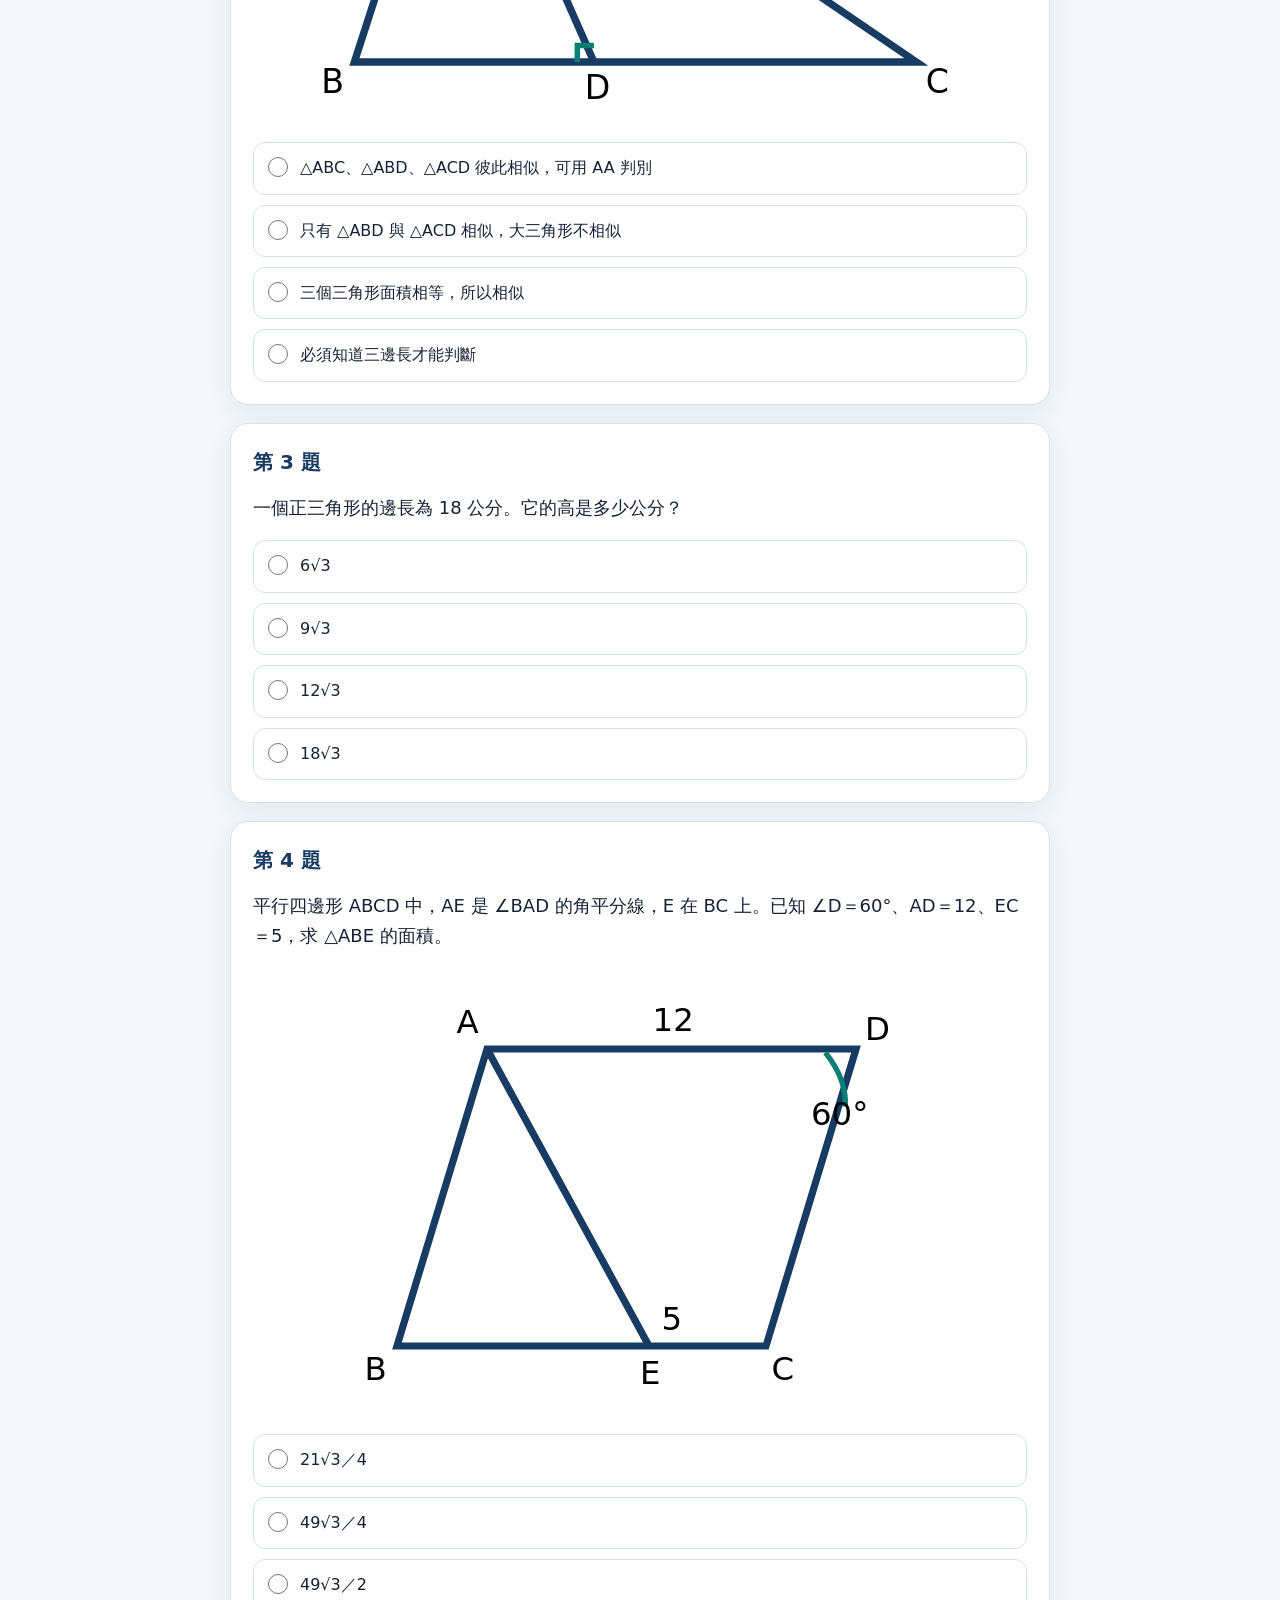
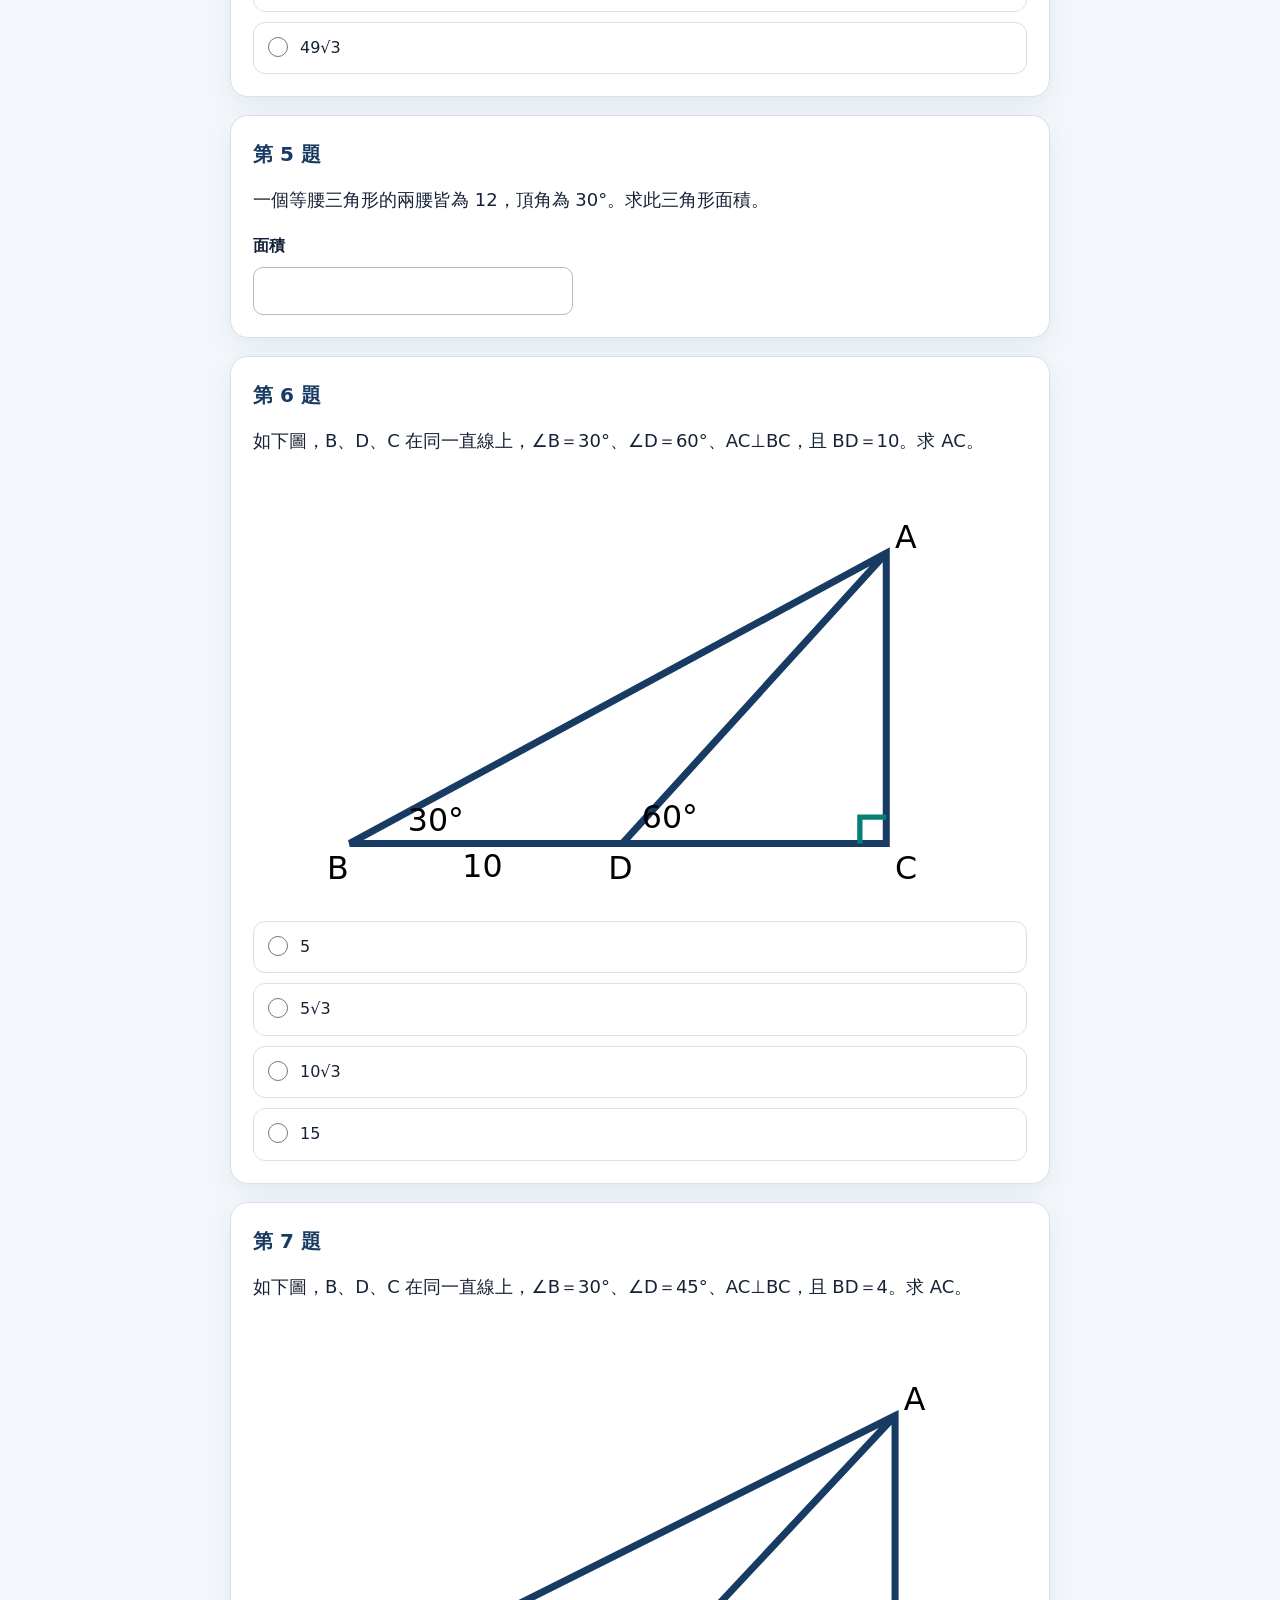
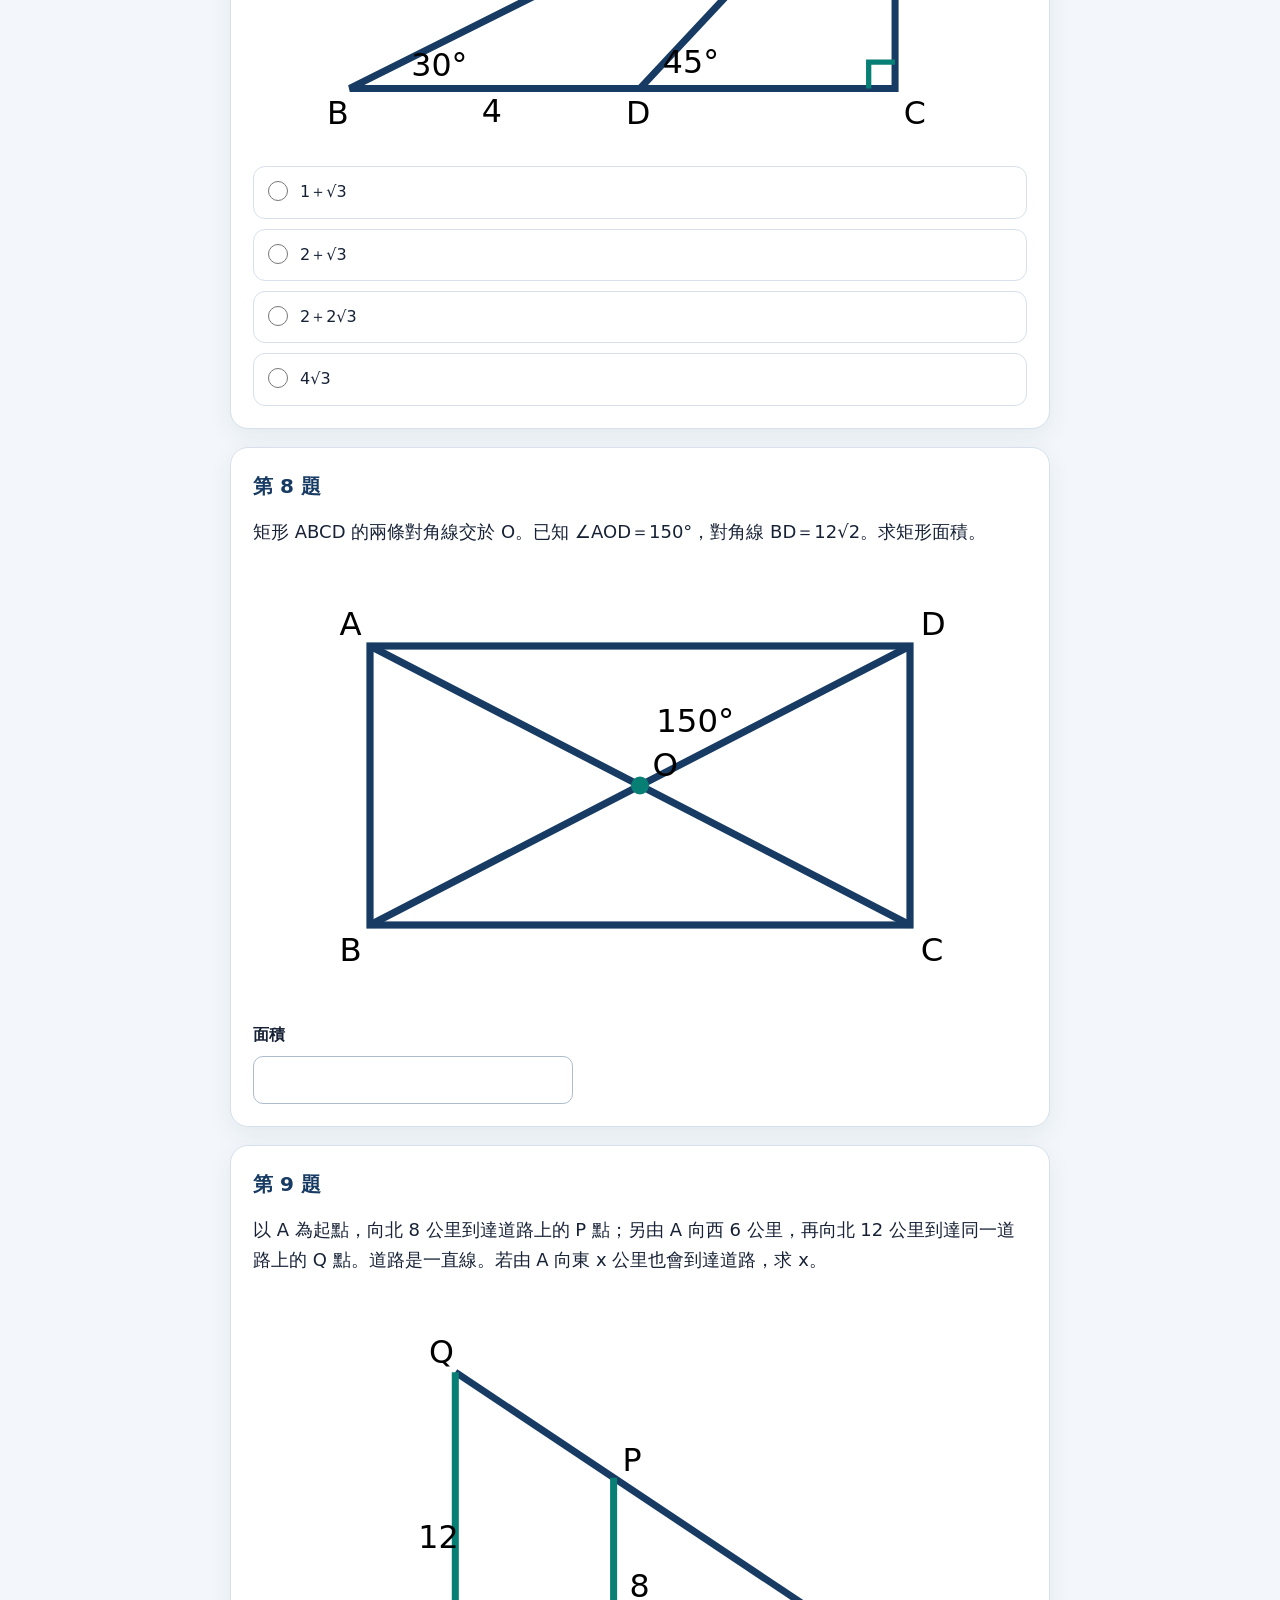
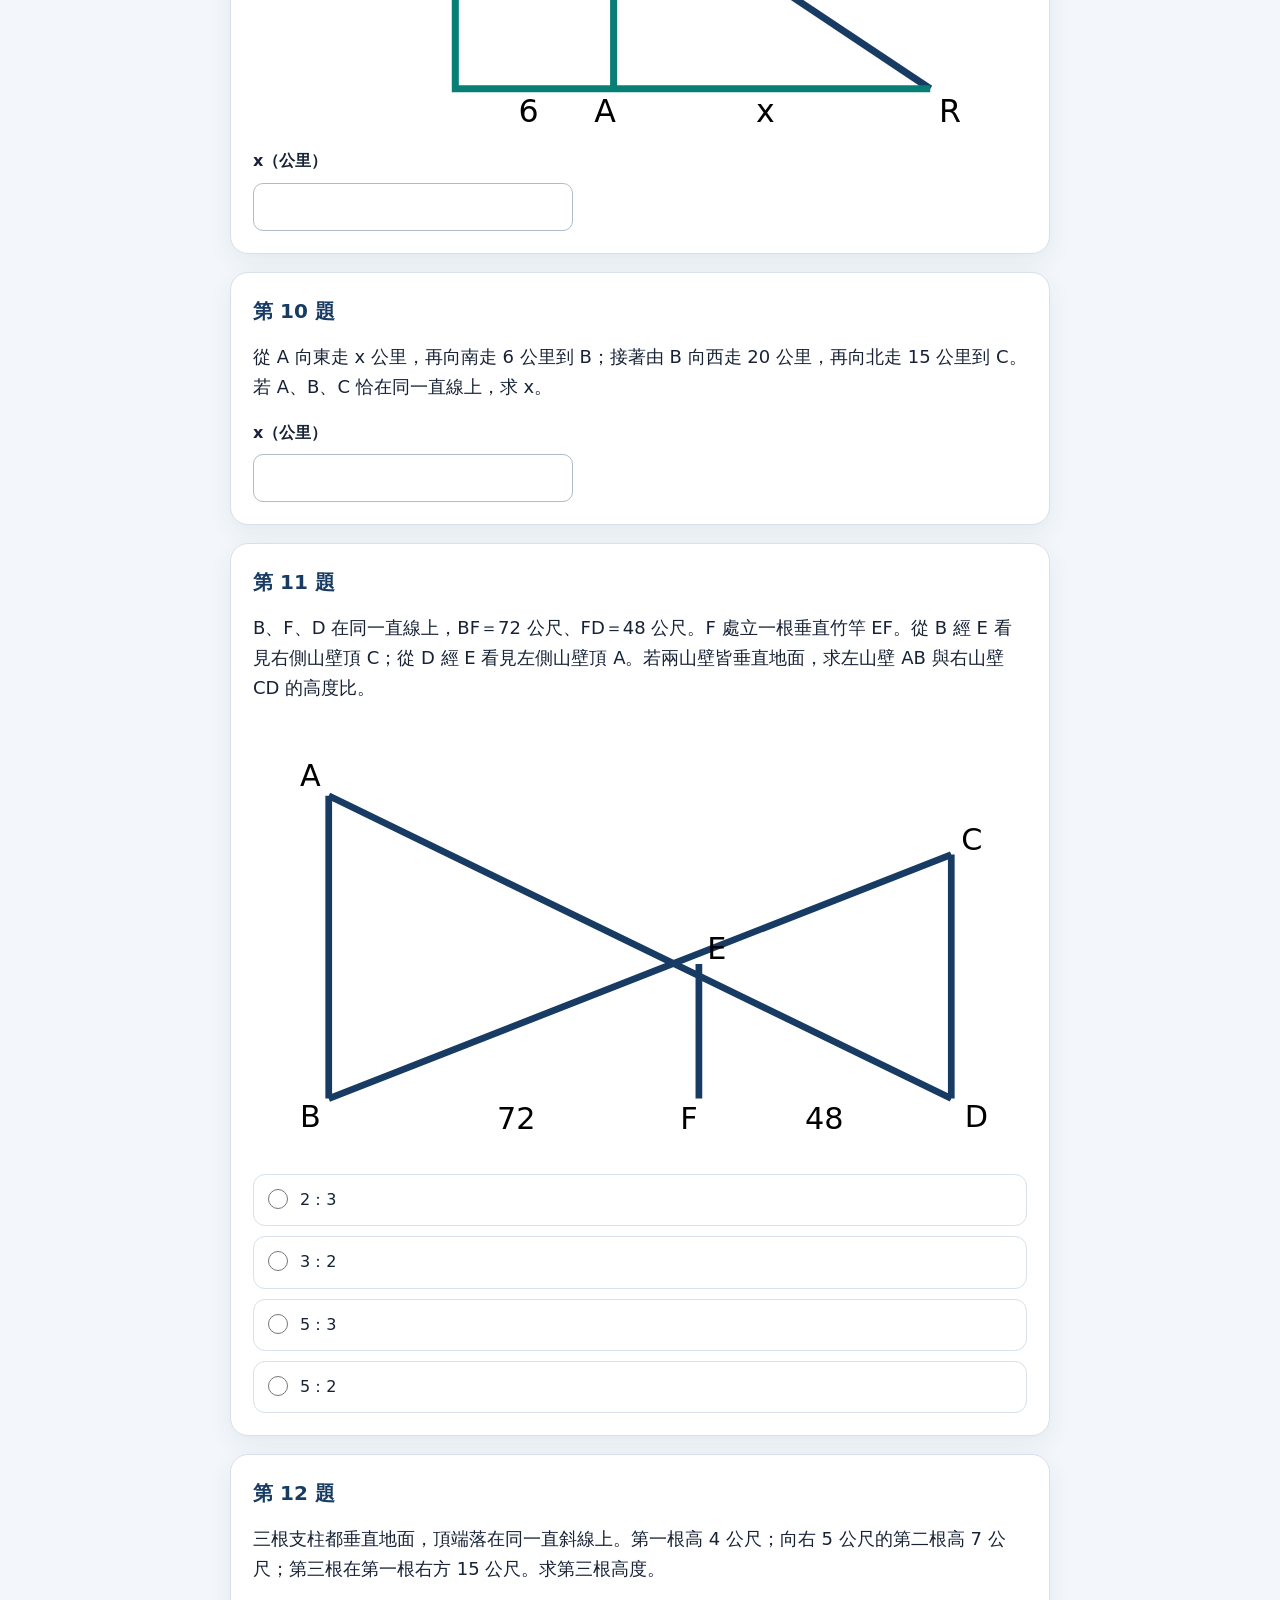
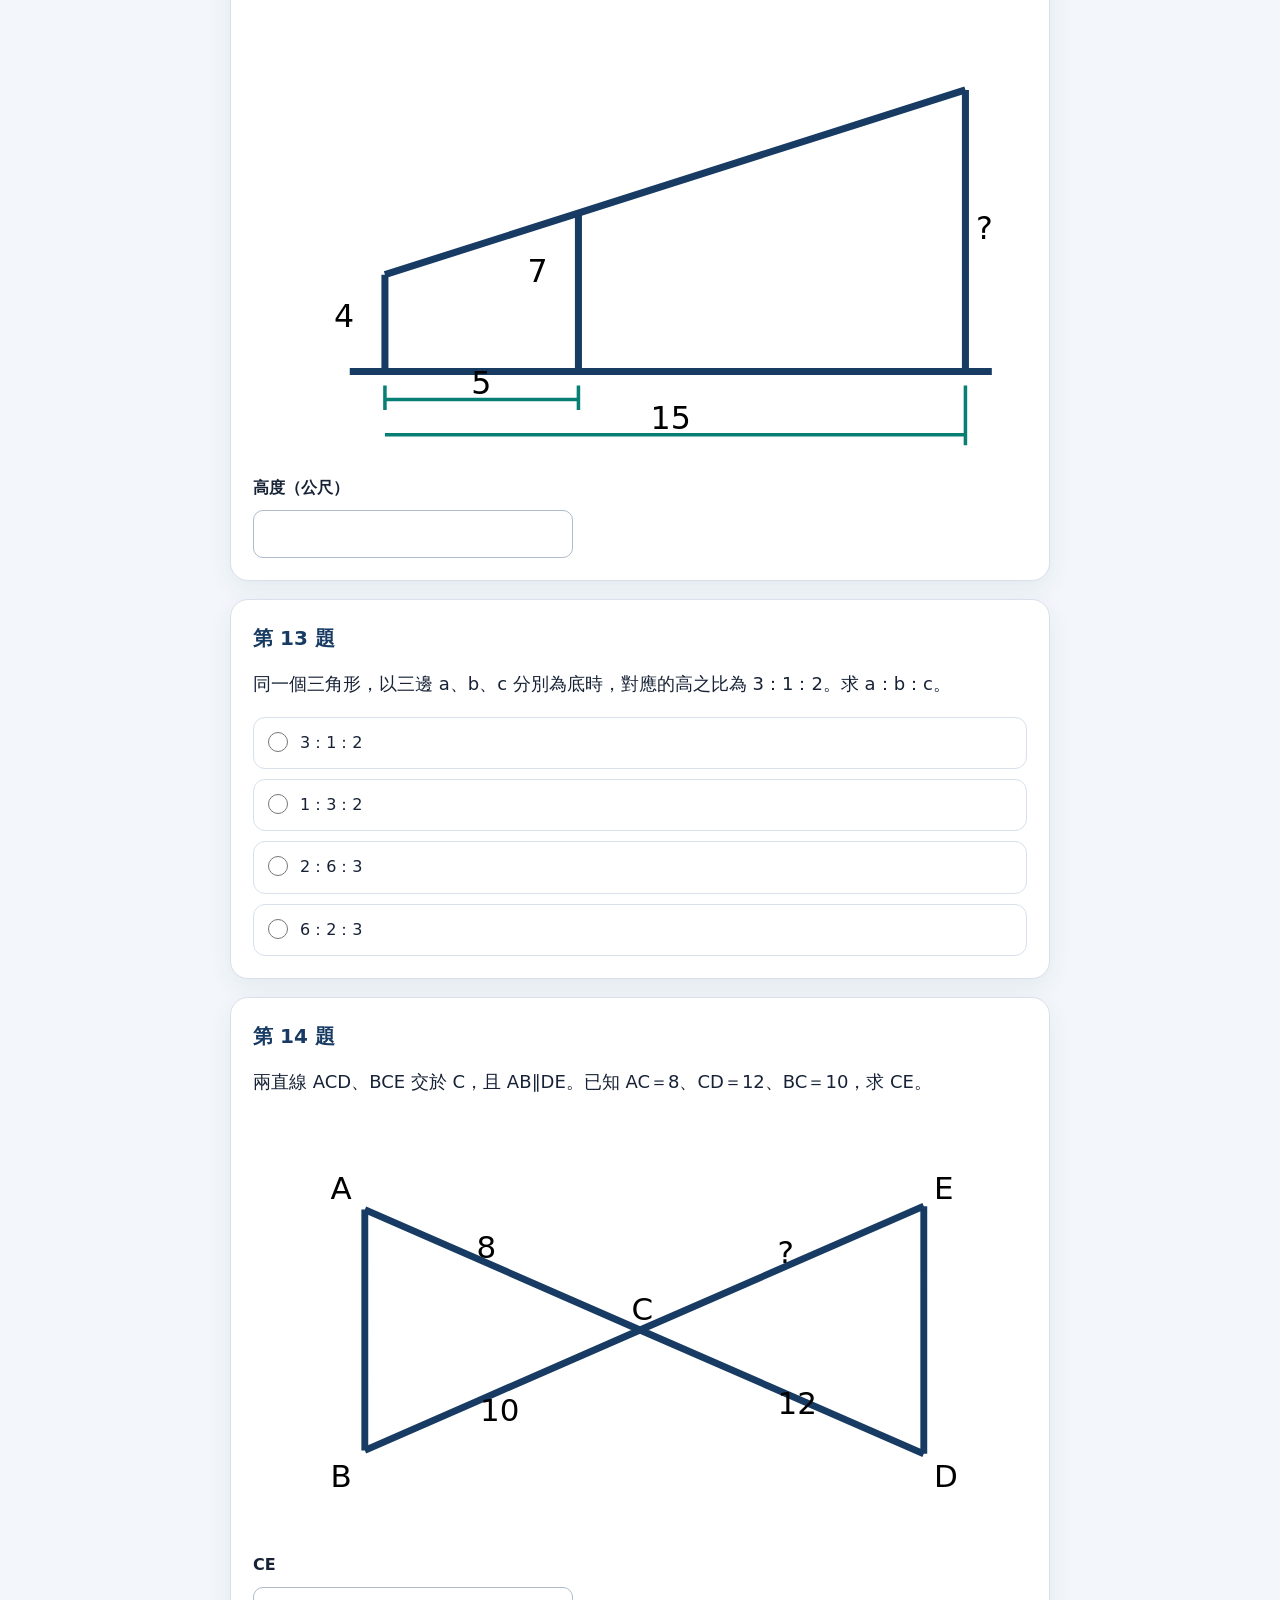
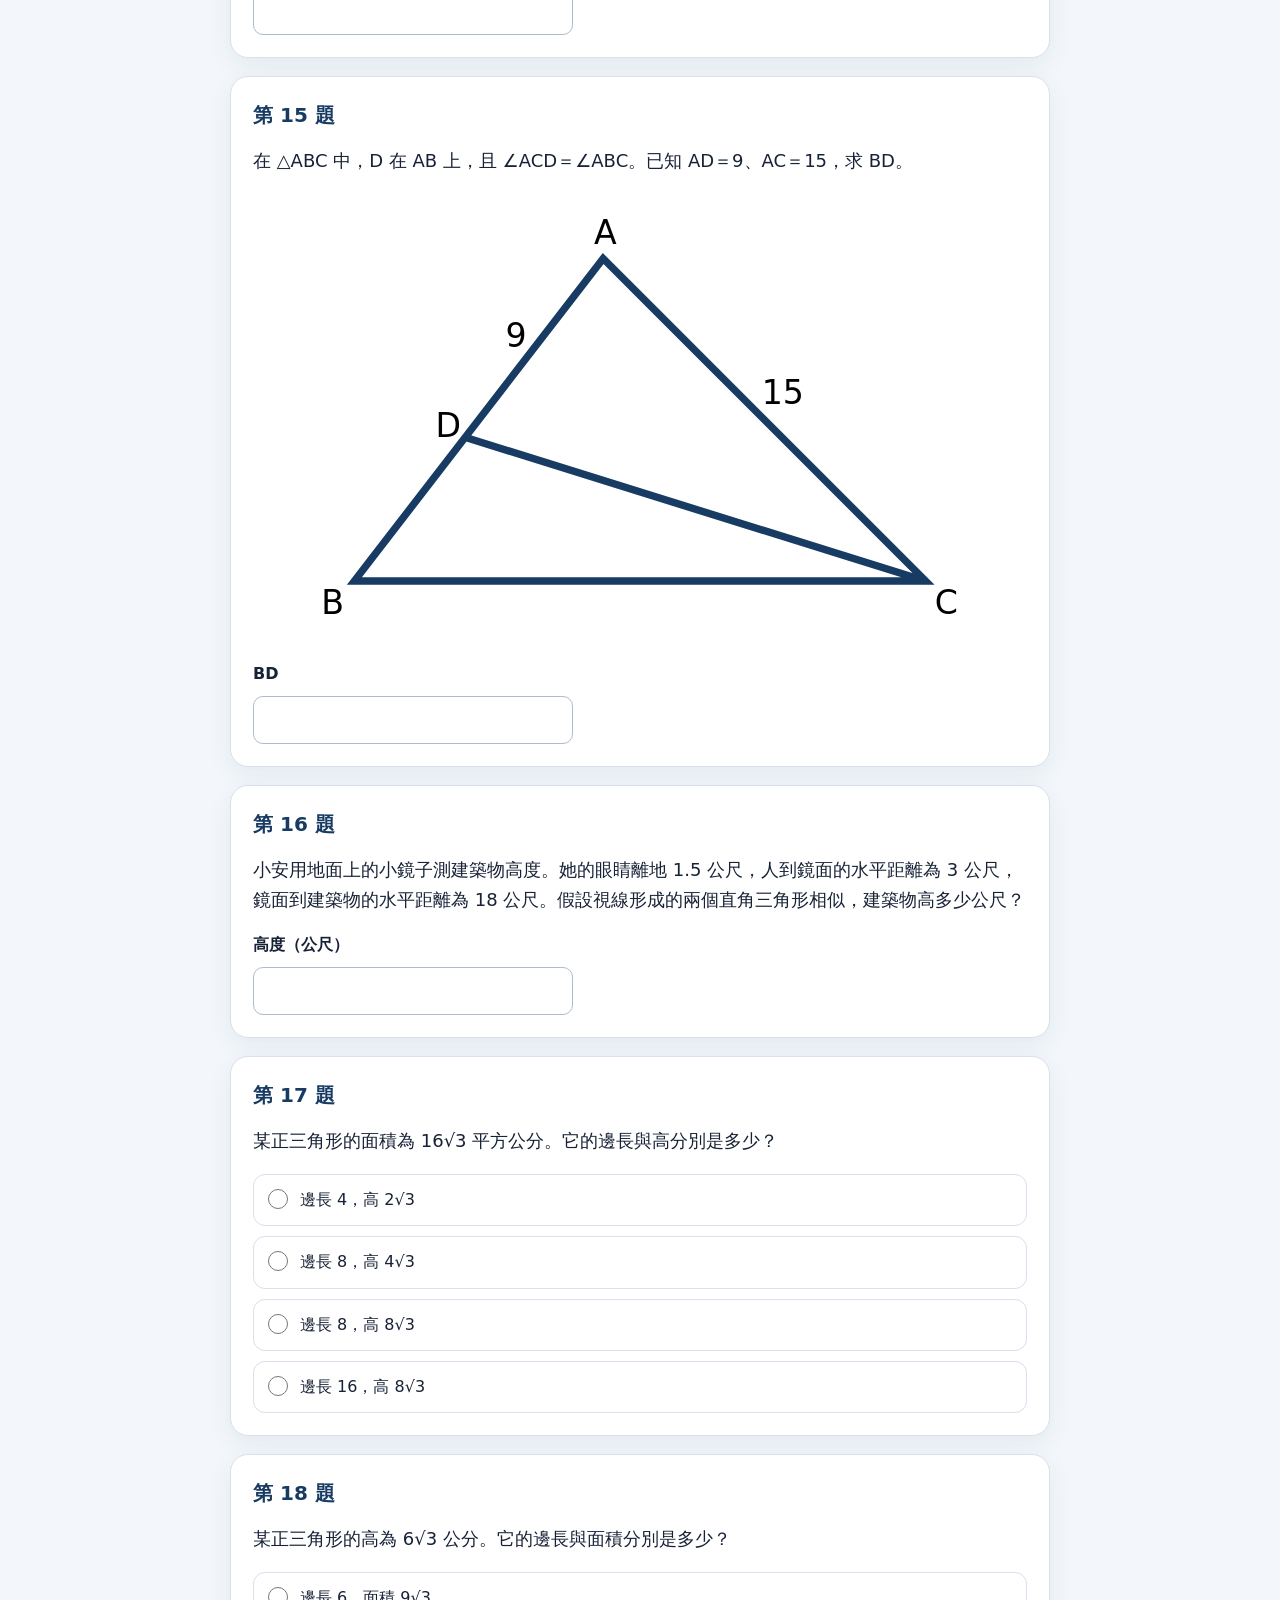
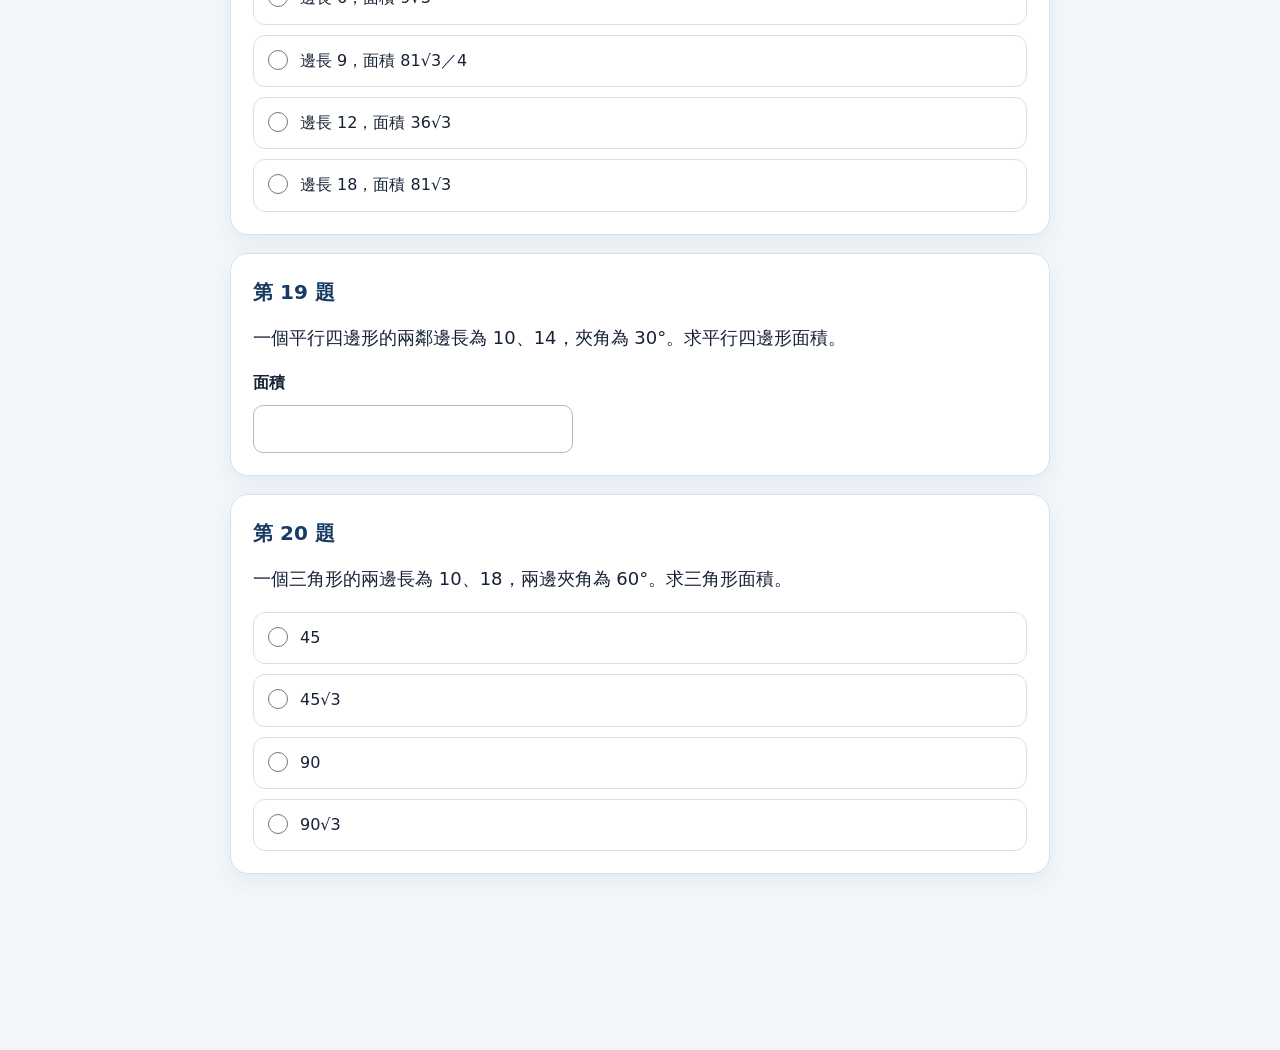
<file: assignments/20260912-e656c0df/index.html>
<!doctype html>
<html lang="zh-Hant">
<head>
  <meta charset="utf-8">
  <meta name="viewport" content="width=device-width, initial-scale=1">
  <meta name="robots" content="noindex, nofollow">
  <title>幾何與相似綜合練習</title>
  <link rel="stylesheet" href="assets/quiz.css">
</head>
<body>
  <div id="quiz-root"></div>
  <script src="assignment-data.js"></script>
  <script src="assets/quiz-runtime.js"></script>
</body>
</html>
</file>
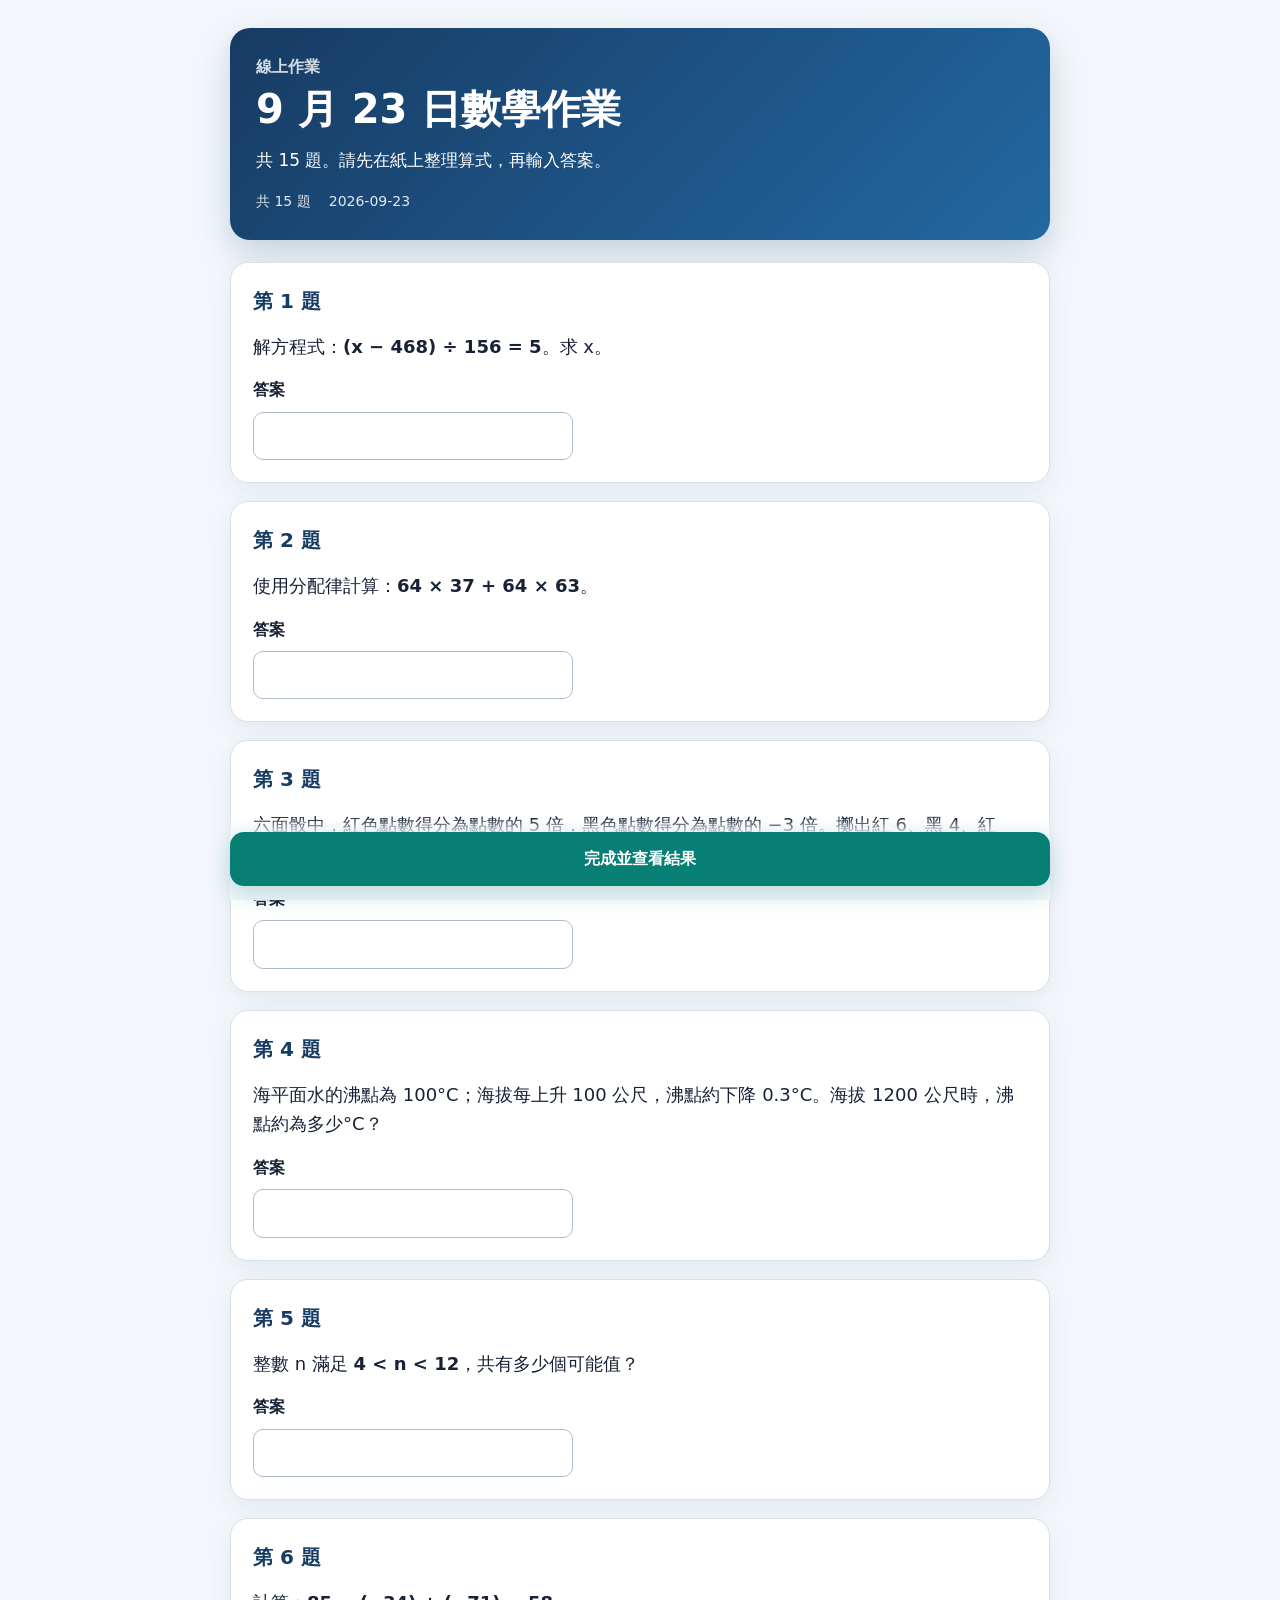
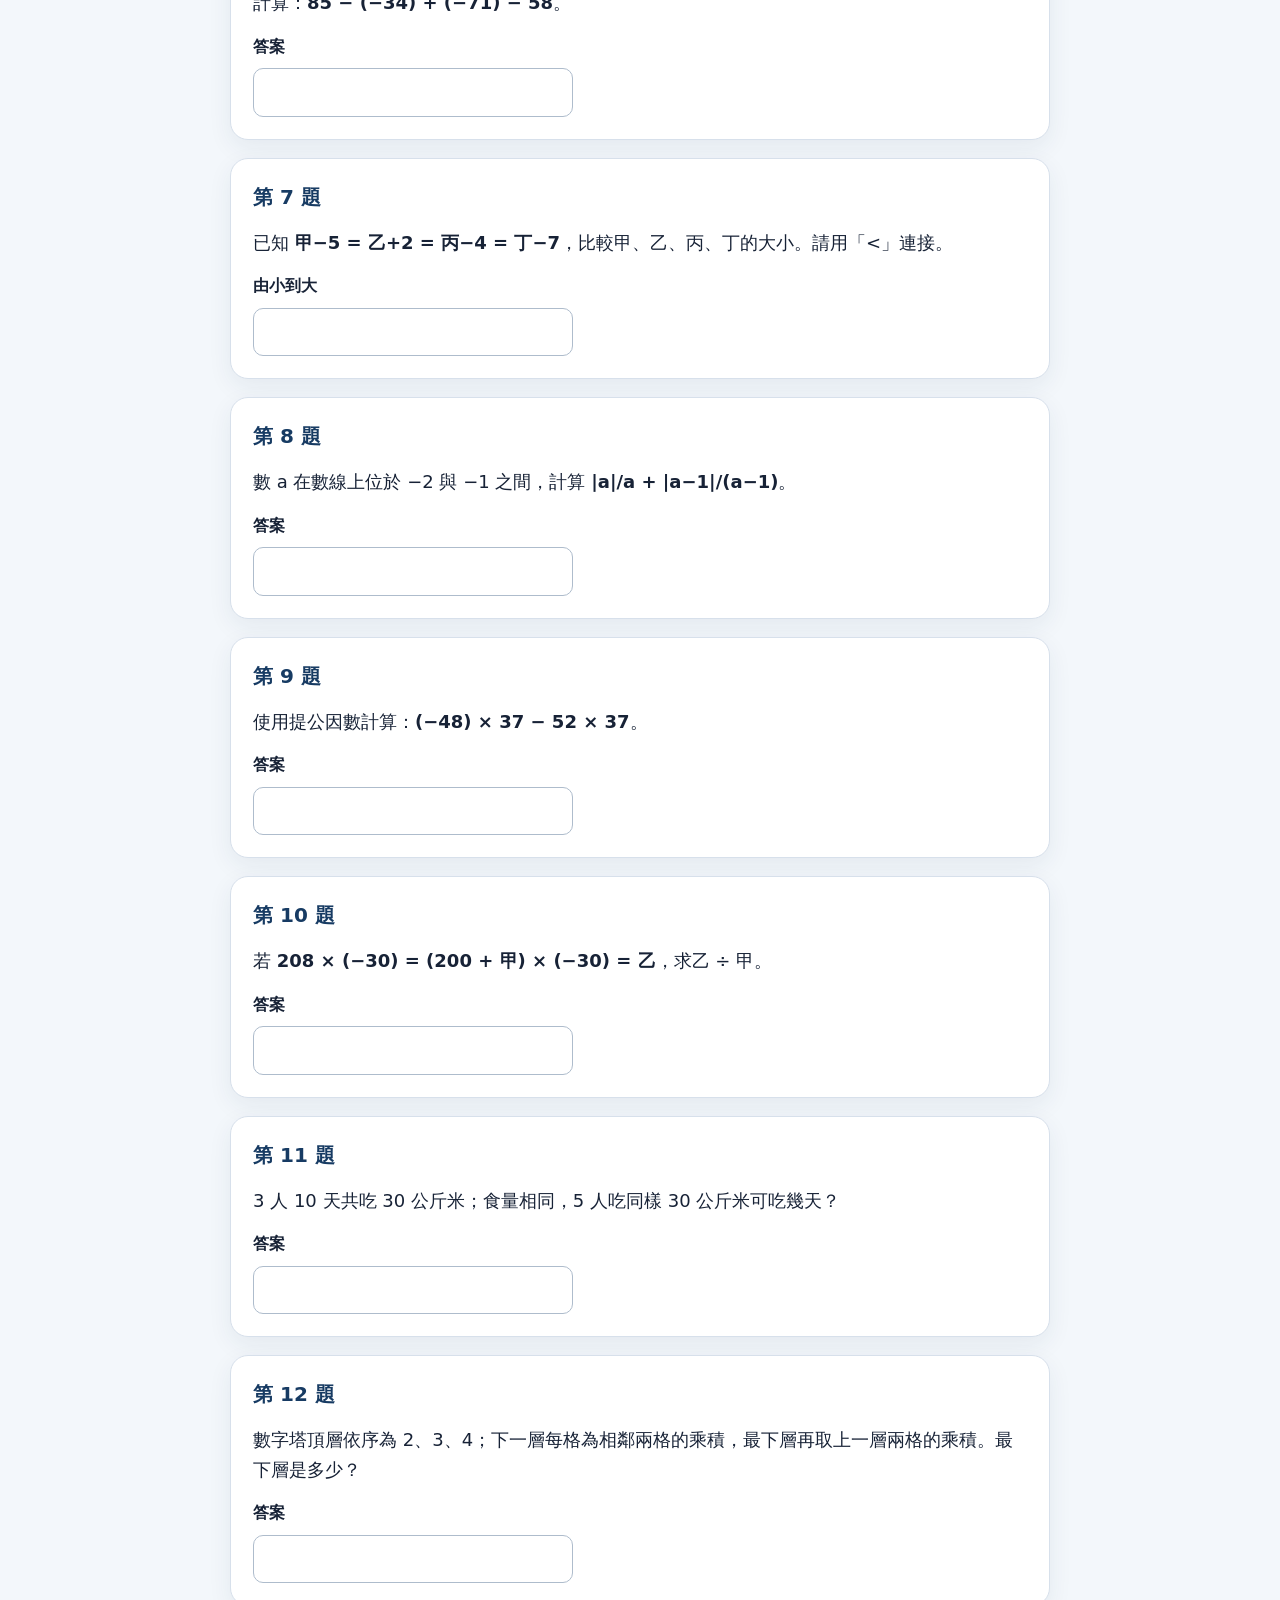
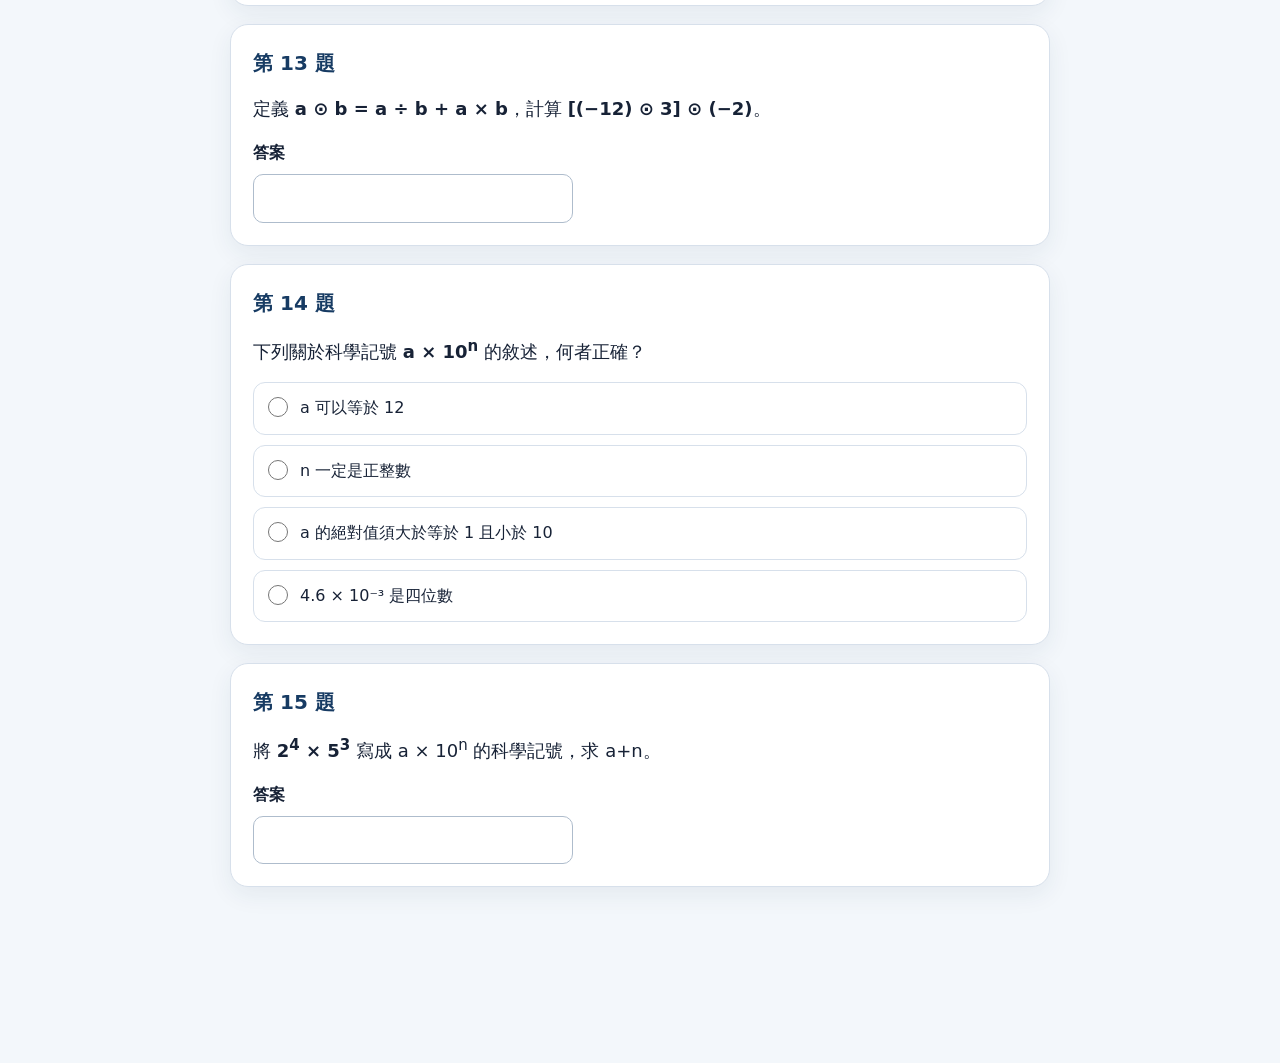
<file: assignments/20260923-4756e288/index.html>
<!doctype html>
<html lang="zh-Hant">
<head>
  <meta charset="utf-8">
  <meta name="viewport" content="width=device-width, initial-scale=1">
  <meta name="robots" content="noindex, nofollow">
  <title>9 月 23 日數學作業</title>
  <link rel="stylesheet" href="assets/quiz.css">
</head>
<body>
  <div id="quiz-root"></div>
  <script src="assignment-data.js"></script>
  <script src="assets/quiz-runtime.js"></script>
</body>
</html>
</file>
<file: assignments/20260905-00f4c030/assets/quiz.css>
:root {
  color-scheme: light;
  --navy: #173b63;
  --blue: #2368a2;
  --teal: #087f75;
  --ink: #172236;
  --muted: #59677b;
  --line: #d7e0eb;
  --surface: #ffffff;
  --background: #f3f7fb;
  --correct: #16754a;
  --correct-bg: #e9f8f0;
  --wrong: #b93636;
  --wrong-bg: #fff0f0;
  font-family: system-ui, -apple-system, BlinkMacSystemFont, "Segoe UI", "Noto Sans TC", sans-serif;
}

* { box-sizing: border-box; }

body {
  margin: 0;
  background: var(--background);
  color: var(--ink);
  font-size: 16px;
  line-height: 1.65;
}

button, input { font: inherit; }

.quiz-shell {
  width: min(820px, calc(100% - 28px));
  margin: 28px auto 72px;
}

.quiz-header {
  padding: 26px;
  border-radius: 20px;
  color: white;
  background: linear-gradient(135deg, var(--navy), var(--blue));
  box-shadow: 0 14px 34px rgba(23, 59, 99, .2);
}

.quiz-kicker { margin: 0 0 4px; opacity: .82; font-weight: 650; }
.quiz-header h1 { margin: 0; font-size: clamp(26px, 6vw, 40px); line-height: 1.25; }
.quiz-note { margin: 12px 0 0; font-size: 17px; }
.quiz-meta { display: flex; flex-wrap: wrap; gap: 8px 18px; margin-top: 16px; font-size: 14px; opacity: .88; }

.question-list { display: grid; gap: 18px; margin-top: 22px; }

.question-card {
  padding: 22px;
  border: 1px solid var(--line);
  border-radius: 18px;
  background: var(--surface);
  box-shadow: 0 8px 24px rgba(30, 55, 82, .07);
}

.question-card h2 { margin: 0 0 14px; font-size: 20px; color: var(--navy); }
.prompt { font-size: 18px; }
.prompt p:first-child { margin-top: 0; }
.prompt img, .prompt svg { display: block; max-width: 100%; height: auto; margin: 14px auto; }

.choices { display: grid; gap: 10px; margin-top: 16px; }
.choice {
  display: flex;
  gap: 12px;
  align-items: flex-start;
  min-height: 48px;
  padding: 12px 14px;
  border: 1px solid var(--line);
  border-radius: 12px;
  cursor: pointer;
}
.choice:hover { border-color: var(--blue); background: #f7fbff; }
.choice input { width: 20px; height: 20px; margin: 2px 0 0; flex: 0 0 auto; }

.answer-row { display: grid; gap: 8px; margin-top: 16px; }
.answer-row label { font-weight: 650; }
.answer-row input {
  width: min(100%, 320px);
  min-height: 48px;
  padding: 10px 12px;
  border: 1px solid #aebccc;
  border-radius: 10px;
  background: white;
}
.answer-row input:focus { outline: 3px solid rgba(35, 104, 162, .18); border-color: var(--blue); }

.notebook-task {
  margin-top: 16px;
  padding: 14px 16px;
  border-left: 5px solid var(--teal);
  border-radius: 8px;
  background: #eaf8f6;
  font-weight: 650;
}

.feedback { display: none; margin-top: 14px; padding: 12px 14px; border-radius: 10px; }
.feedback.correct { display: block; color: var(--correct); background: var(--correct-bg); }
.feedback.wrong { display: block; color: var(--wrong); background: var(--wrong-bg); }
.feedback.review { display: block; color: var(--teal); background: #eaf8f6; }

.actions { position: sticky; bottom: 0; margin-top: 22px; padding: 14px 0; background: linear-gradient(transparent, var(--background) 22%); }
.submit-button {
  width: 100%;
  min-height: 54px;
  border: 0;
  border-radius: 14px;
  color: white;
  background: var(--teal);
  font-weight: 750;
  cursor: pointer;
  box-shadow: 0 9px 22px rgba(8, 127, 117, .22);
}
.submit-button:hover { background: #066e66; }

.result {
  display: none;
  margin-top: 20px;
  padding: 20px;
  border: 2px solid var(--teal);
  border-radius: 16px;
  background: white;
  font-size: 18px;
}
.result.visible { display: block; }
.result strong { font-size: 26px; color: var(--teal); }

@media (max-width: 520px) {
  .quiz-shell { width: min(100% - 18px, 820px); margin-top: 10px; }
  .quiz-header, .question-card { padding: 18px; border-radius: 15px; }
  .question-card h2 { font-size: 19px; }
  .prompt { font-size: 17px; }
}
</file>
<file: assignments/20260905-73abec39/assets/quiz.css>
:root {
  color-scheme: light;
  --navy: #173b63;
  --blue: #2368a2;
  --teal: #087f75;
  --ink: #172236;
  --muted: #59677b;
  --line: #d7e0eb;
  --surface: #ffffff;
  --background: #f3f7fb;
  --correct: #16754a;
  --correct-bg: #e9f8f0;
  --wrong: #b93636;
  --wrong-bg: #fff0f0;
  font-family: system-ui, -apple-system, BlinkMacSystemFont, "Segoe UI", "Noto Sans TC", sans-serif;
}

* { box-sizing: border-box; }

body {
  margin: 0;
  background: var(--background);
  color: var(--ink);
  font-size: 16px;
  line-height: 1.65;
}

button, input { font: inherit; }

.quiz-shell {
  width: min(820px, calc(100% - 28px));
  margin: 28px auto 72px;
}

.quiz-header {
  padding: 26px;
  border-radius: 20px;
  color: white;
  background: linear-gradient(135deg, var(--navy), var(--blue));
  box-shadow: 0 14px 34px rgba(23, 59, 99, .2);
}

.quiz-kicker { margin: 0 0 4px; opacity: .82; font-weight: 650; }
.quiz-header h1 { margin: 0; font-size: clamp(26px, 6vw, 40px); line-height: 1.25; }
.quiz-note { margin: 12px 0 0; font-size: 17px; }
.quiz-meta { display: flex; flex-wrap: wrap; gap: 8px 18px; margin-top: 16px; font-size: 14px; opacity: .88; }

.question-list { display: grid; gap: 18px; margin-top: 22px; }

.question-card {
  padding: 22px;
  border: 1px solid var(--line);
  border-radius: 18px;
  background: var(--surface);
  box-shadow: 0 8px 24px rgba(30, 55, 82, .07);
}

.question-card h2 { margin: 0 0 14px; font-size: 20px; color: var(--navy); }
.prompt { font-size: 18px; }
.prompt p:first-child { margin-top: 0; }
.prompt img, .prompt svg { display: block; max-width: 100%; height: auto; margin: 14px auto; }

.choices { display: grid; gap: 10px; margin-top: 16px; }
.choice {
  display: flex;
  gap: 12px;
  align-items: flex-start;
  min-height: 48px;
  padding: 12px 14px;
  border: 1px solid var(--line);
  border-radius: 12px;
  cursor: pointer;
}
.choice:hover { border-color: var(--blue); background: #f7fbff; }
.choice input { width: 20px; height: 20px; margin: 2px 0 0; flex: 0 0 auto; }

.answer-row { display: grid; gap: 8px; margin-top: 16px; }
.answer-row label { font-weight: 650; }
.answer-row input {
  width: min(100%, 320px);
  min-height: 48px;
  padding: 10px 12px;
  border: 1px solid #aebccc;
  border-radius: 10px;
  background: white;
}
.answer-row input:focus { outline: 3px solid rgba(35, 104, 162, .18); border-color: var(--blue); }

.notebook-task {
  margin-top: 16px;
  padding: 14px 16px;
  border-left: 5px solid var(--teal);
  border-radius: 8px;
  background: #eaf8f6;
  font-weight: 650;
}

.feedback { display: none; margin-top: 14px; padding: 12px 14px; border-radius: 10px; }
.feedback.correct { display: block; color: var(--correct); background: var(--correct-bg); }
.feedback.wrong { display: block; color: var(--wrong); background: var(--wrong-bg); }
.feedback.review { display: block; color: var(--teal); background: #eaf8f6; }

.actions { position: sticky; bottom: 0; margin-top: 22px; padding: 14px 0; background: linear-gradient(transparent, var(--background) 22%); }
.submit-button {
  width: 100%;
  min-height: 54px;
  border: 0;
  border-radius: 14px;
  color: white;
  background: var(--teal);
  font-weight: 750;
  cursor: pointer;
  box-shadow: 0 9px 22px rgba(8, 127, 117, .22);
}
.submit-button:hover { background: #066e66; }

.result {
  display: none;
  margin-top: 20px;
  padding: 20px;
  border: 2px solid var(--teal);
  border-radius: 16px;
  background: white;
  font-size: 18px;
}
.result.visible { display: block; }
.result strong { font-size: 26px; color: var(--teal); }

@media (max-width: 520px) {
  .quiz-shell { width: min(100% - 18px, 820px); margin-top: 10px; }
  .quiz-header, .question-card { padding: 18px; border-radius: 15px; }
  .question-card h2 { font-size: 19px; }
  .prompt { font-size: 17px; }
}
</file>
<file: assignments/20260909-cd53a3ad/assets/quiz.css>
:root {
  color-scheme: light;
  --navy: #173b63;
  --blue: #2368a2;
  --teal: #087f75;
  --ink: #172236;
  --muted: #59677b;
  --line: #d7e0eb;
  --surface: #ffffff;
  --background: #f3f7fb;
  --correct: #16754a;
  --correct-bg: #e9f8f0;
  --wrong: #b93636;
  --wrong-bg: #fff0f0;
  font-family: system-ui, -apple-system, BlinkMacSystemFont, "Segoe UI", "Noto Sans TC", sans-serif;
}

* { box-sizing: border-box; }

body {
  margin: 0;
  background: var(--background);
  color: var(--ink);
  font-size: 16px;
  line-height: 1.65;
}

button, input { font: inherit; }

.quiz-shell {
  width: min(820px, calc(100% - 28px));
  margin: 28px auto 72px;
}

.quiz-header {
  padding: 26px;
  border-radius: 20px;
  color: white;
  background: linear-gradient(135deg, var(--navy), var(--blue));
  box-shadow: 0 14px 34px rgba(23, 59, 99, .2);
}

.quiz-kicker { margin: 0 0 4px; opacity: .82; font-weight: 650; }
.quiz-header h1 { margin: 0; font-size: clamp(26px, 6vw, 40px); line-height: 1.25; }
.quiz-note { margin: 12px 0 0; font-size: 17px; }
.quiz-meta { display: flex; flex-wrap: wrap; gap: 8px 18px; margin-top: 16px; font-size: 14px; opacity: .88; }

.question-list { display: grid; gap: 18px; margin-top: 22px; }

.question-card {
  padding: 22px;
  border: 1px solid var(--line);
  border-radius: 18px;
  background: var(--surface);
  box-shadow: 0 8px 24px rgba(30, 55, 82, .07);
}

.question-card h2 { margin: 0 0 14px; font-size: 20px; color: var(--navy); }
.prompt { font-size: 18px; }
.prompt p:first-child { margin-top: 0; }
.prompt img, .prompt svg { display: block; max-width: 100%; height: auto; margin: 14px auto; }

.choices { display: grid; gap: 10px; margin-top: 16px; }
.choice {
  display: flex;
  gap: 12px;
  align-items: flex-start;
  min-height: 48px;
  padding: 12px 14px;
  border: 1px solid var(--line);
  border-radius: 12px;
  cursor: pointer;
}
.choice:hover { border-color: var(--blue); background: #f7fbff; }
.choice input { width: 20px; height: 20px; margin: 2px 0 0; flex: 0 0 auto; }

.answer-row { display: grid; gap: 8px; margin-top: 16px; }
.answer-row label { font-weight: 650; }
.answer-row input {
  width: min(100%, 320px);
  min-height: 48px;
  padding: 10px 12px;
  border: 1px solid #aebccc;
  border-radius: 10px;
  background: white;
}
.answer-row input:focus { outline: 3px solid rgba(35, 104, 162, .18); border-color: var(--blue); }

.notebook-task {
  margin-top: 16px;
  padding: 14px 16px;
  border-left: 5px solid var(--teal);
  border-radius: 8px;
  background: #eaf8f6;
  font-weight: 650;
}

.feedback { display: none; margin-top: 14px; padding: 12px 14px; border-radius: 10px; }
.feedback.correct { display: block; color: var(--correct); background: var(--correct-bg); }
.feedback.wrong { display: block; color: var(--wrong); background: var(--wrong-bg); }
.feedback.review { display: block; color: var(--teal); background: #eaf8f6; }

.actions { position: sticky; bottom: 0; margin-top: 22px; padding: 14px 0; background: linear-gradient(transparent, var(--background) 22%); }
.submit-button {
  width: 100%;
  min-height: 54px;
  border: 0;
  border-radius: 14px;
  color: white;
  background: var(--teal);
  font-weight: 750;
  cursor: pointer;
  box-shadow: 0 9px 22px rgba(8, 127, 117, .22);
}
.submit-button:hover { background: #066e66; }

.result {
  display: none;
  margin-top: 20px;
  padding: 20px;
  border: 2px solid var(--teal);
  border-radius: 16px;
  background: white;
  font-size: 18px;
}
.result.visible { display: block; }
.result strong { font-size: 26px; color: var(--teal); }

@media (max-width: 520px) {
  .quiz-shell { width: min(100% - 18px, 820px); margin-top: 10px; }
  .quiz-header, .question-card { padding: 18px; border-radius: 15px; }
  .question-card h2 { font-size: 19px; }
  .prompt { font-size: 17px; }
}
</file>
<file: assignments/20260912-e656c0df/assets/quiz.css>
:root {
  color-scheme: light;
  --navy: #173b63;
  --blue: #2368a2;
  --teal: #087f75;
  --ink: #172236;
  --muted: #59677b;
  --line: #d7e0eb;
  --surface: #ffffff;
  --background: #f3f7fb;
  --correct: #16754a;
  --correct-bg: #e9f8f0;
  --wrong: #b93636;
  --wrong-bg: #fff0f0;
  font-family: system-ui, -apple-system, BlinkMacSystemFont, "Segoe UI", "Noto Sans TC", sans-serif;
}

* { box-sizing: border-box; }

body {
  margin: 0;
  background: var(--background);
  color: var(--ink);
  font-size: 16px;
  line-height: 1.65;
}

button, input { font: inherit; }

.quiz-shell {
  width: min(820px, calc(100% - 28px));
  margin: 28px auto 72px;
}

.quiz-header {
  padding: 26px;
  border-radius: 20px;
  color: white;
  background: linear-gradient(135deg, var(--navy), var(--blue));
  box-shadow: 0 14px 34px rgba(23, 59, 99, .2);
}

.quiz-kicker { margin: 0 0 4px; opacity: .82; font-weight: 650; }
.quiz-header h1 { margin: 0; font-size: clamp(26px, 6vw, 40px); line-height: 1.25; }
.quiz-note { margin: 12px 0 0; font-size: 17px; }
.quiz-meta { display: flex; flex-wrap: wrap; gap: 8px 18px; margin-top: 16px; font-size: 14px; opacity: .88; }

.question-list { display: grid; gap: 18px; margin-top: 22px; }

.question-card {
  padding: 22px;
  border: 1px solid var(--line);
  border-radius: 18px;
  background: var(--surface);
  box-shadow: 0 8px 24px rgba(30, 55, 82, .07);
}

.question-card h2 { margin: 0 0 14px; font-size: 20px; color: var(--navy); }
.prompt { font-size: 18px; }
.prompt p:first-child { margin-top: 0; }
.prompt img, .prompt svg { display: block; max-width: 100%; height: auto; margin: 14px auto; }

.choices { display: grid; gap: 10px; margin-top: 16px; }
.choice {
  display: flex;
  gap: 12px;
  align-items: flex-start;
  min-height: 48px;
  padding: 12px 14px;
  border: 1px solid var(--line);
  border-radius: 12px;
  cursor: pointer;
}
.choice:hover { border-color: var(--blue); background: #f7fbff; }
.choice input { width: 20px; height: 20px; margin: 2px 0 0; flex: 0 0 auto; }

.answer-row { display: grid; gap: 8px; margin-top: 16px; }
.answer-row label { font-weight: 650; }
.answer-row input {
  width: min(100%, 320px);
  min-height: 48px;
  padding: 10px 12px;
  border: 1px solid #aebccc;
  border-radius: 10px;
  background: white;
}
.answer-row input:focus { outline: 3px solid rgba(35, 104, 162, .18); border-color: var(--blue); }

.notebook-task {
  margin-top: 16px;
  padding: 14px 16px;
  border-left: 5px solid var(--teal);
  border-radius: 8px;
  background: #eaf8f6;
  font-weight: 650;
}

.feedback { display: none; margin-top: 14px; padding: 12px 14px; border-radius: 10px; }
.feedback.correct { display: block; color: var(--correct); background: var(--correct-bg); }
.feedback.wrong { display: block; color: var(--wrong); background: var(--wrong-bg); }
.feedback.review { display: block; color: var(--teal); background: #eaf8f6; }

.actions { position: sticky; bottom: 0; margin-top: 22px; padding: 14px 0; background: linear-gradient(transparent, var(--background) 22%); }
.submit-button {
  width: 100%;
  min-height: 54px;
  border: 0;
  border-radius: 14px;
  color: white;
  background: var(--teal);
  font-weight: 750;
  cursor: pointer;
  box-shadow: 0 9px 22px rgba(8, 127, 117, .22);
}
.submit-button:hover { background: #066e66; }

.result {
  display: none;
  margin-top: 20px;
  padding: 20px;
  border: 2px solid var(--teal);
  border-radius: 16px;
  background: white;
  font-size: 18px;
}
.result.visible { display: block; }
.result strong { font-size: 26px; color: var(--teal); }

@media (max-width: 520px) {
  .quiz-shell { width: min(100% - 18px, 820px); margin-top: 10px; }
  .quiz-header, .question-card { padding: 18px; border-radius: 15px; }
  .question-card h2 { font-size: 19px; }
  .prompt { font-size: 17px; }
}
</file>
<file: assignments/20260923-4756e288/assets/quiz.css>
:root {
  color-scheme: light;
  --navy: #173b63;
  --blue: #2368a2;
  --teal: #087f75;
  --ink: #172236;
  --muted: #59677b;
  --line: #d7e0eb;
  --surface: #ffffff;
  --background: #f3f7fb;
  --correct: #16754a;
  --correct-bg: #e9f8f0;
  --wrong: #b93636;
  --wrong-bg: #fff0f0;
  font-family: system-ui, -apple-system, BlinkMacSystemFont, "Segoe UI", "Noto Sans TC", sans-serif;
}

* { box-sizing: border-box; }

body {
  margin: 0;
  background: var(--background);
  color: var(--ink);
  font-size: 16px;
  line-height: 1.65;
}

button, input { font: inherit; }

.quiz-shell {
  width: min(820px, calc(100% - 28px));
  margin: 28px auto 72px;
}

.quiz-header {
  padding: 26px;
  border-radius: 20px;
  color: white;
  background: linear-gradient(135deg, var(--navy), var(--blue));
  box-shadow: 0 14px 34px rgba(23, 59, 99, .2);
}

.quiz-kicker { margin: 0 0 4px; opacity: .82; font-weight: 650; }
.quiz-header h1 { margin: 0; font-size: clamp(26px, 6vw, 40px); line-height: 1.25; }
.quiz-note { margin: 12px 0 0; font-size: 17px; }
.quiz-meta { display: flex; flex-wrap: wrap; gap: 8px 18px; margin-top: 16px; font-size: 14px; opacity: .88; }

.question-list { display: grid; gap: 18px; margin-top: 22px; }

.question-card {
  padding: 22px;
  border: 1px solid var(--line);
  border-radius: 18px;
  background: var(--surface);
  box-shadow: 0 8px 24px rgba(30, 55, 82, .07);
}

.question-card h2 { margin: 0 0 14px; font-size: 20px; color: var(--navy); }
.prompt { font-size: 18px; }
.prompt p:first-child { margin-top: 0; }
.prompt img, .prompt svg { display: block; max-width: 100%; height: auto; margin: 14px auto; }

.choices { display: grid; gap: 10px; margin-top: 16px; }
.choice {
  display: flex;
  gap: 12px;
  align-items: flex-start;
  min-height: 48px;
  padding: 12px 14px;
  border: 1px solid var(--line);
  border-radius: 12px;
  cursor: pointer;
}
.choice:hover { border-color: var(--blue); background: #f7fbff; }
.choice input { width: 20px; height: 20px; margin: 2px 0 0; flex: 0 0 auto; }

.answer-row { display: grid; gap: 8px; margin-top: 16px; }
.answer-row label { font-weight: 650; }
.answer-row input {
  width: min(100%, 320px);
  min-height: 48px;
  padding: 10px 12px;
  border: 1px solid #aebccc;
  border-radius: 10px;
  background: white;
}
.answer-row input:focus { outline: 3px solid rgba(35, 104, 162, .18); border-color: var(--blue); }

.notebook-task {
  margin-top: 16px;
  padding: 14px 16px;
  border-left: 5px solid var(--teal);
  border-radius: 8px;
  background: #eaf8f6;
  font-weight: 650;
}

.feedback { display: none; margin-top: 14px; padding: 12px 14px; border-radius: 10px; }
.feedback.correct { display: block; color: var(--correct); background: var(--correct-bg); }
.feedback.wrong { display: block; color: var(--wrong); background: var(--wrong-bg); }
.feedback.review { display: block; color: var(--teal); background: #eaf8f6; }

.actions { position: sticky; bottom: 0; margin-top: 22px; padding: 14px 0; background: linear-gradient(transparent, var(--background) 22%); }
.submit-button {
  width: 100%;
  min-height: 54px;
  border: 0;
  border-radius: 14px;
  color: white;
  background: var(--teal);
  font-weight: 750;
  cursor: pointer;
  box-shadow: 0 9px 22px rgba(8, 127, 117, .22);
}
.submit-button:hover { background: #066e66; }

.result {
  display: none;
  margin-top: 20px;
  padding: 20px;
  border: 2px solid var(--teal);
  border-radius: 16px;
  background: white;
  font-size: 18px;
}
.result.visible { display: block; }
.result strong { font-size: 26px; color: var(--teal); }

@media (max-width: 520px) {
  .quiz-shell { width: min(100% - 18px, 820px); margin-top: 10px; }
  .quiz-header, .question-card { padding: 18px; border-radius: 15px; }
  .question-card h2 { font-size: 19px; }
  .prompt { font-size: 17px; }
}
</file>
